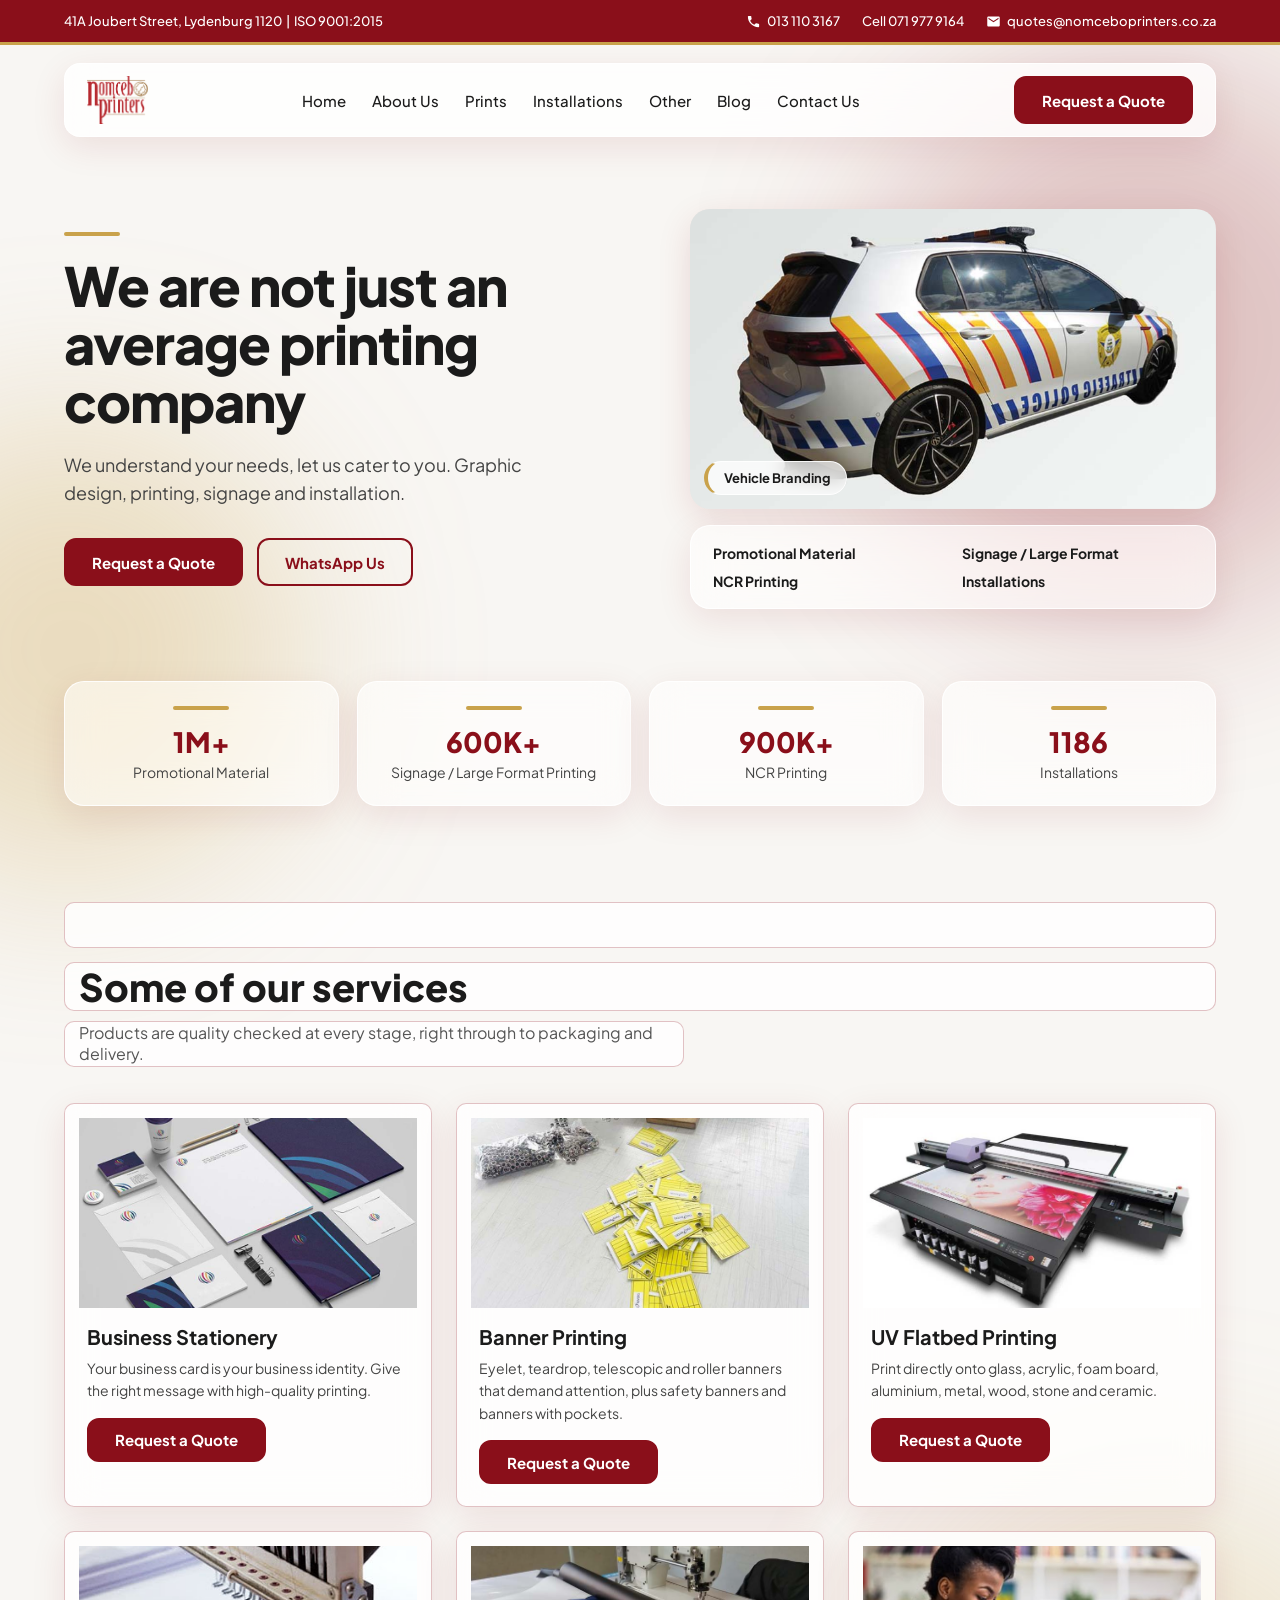
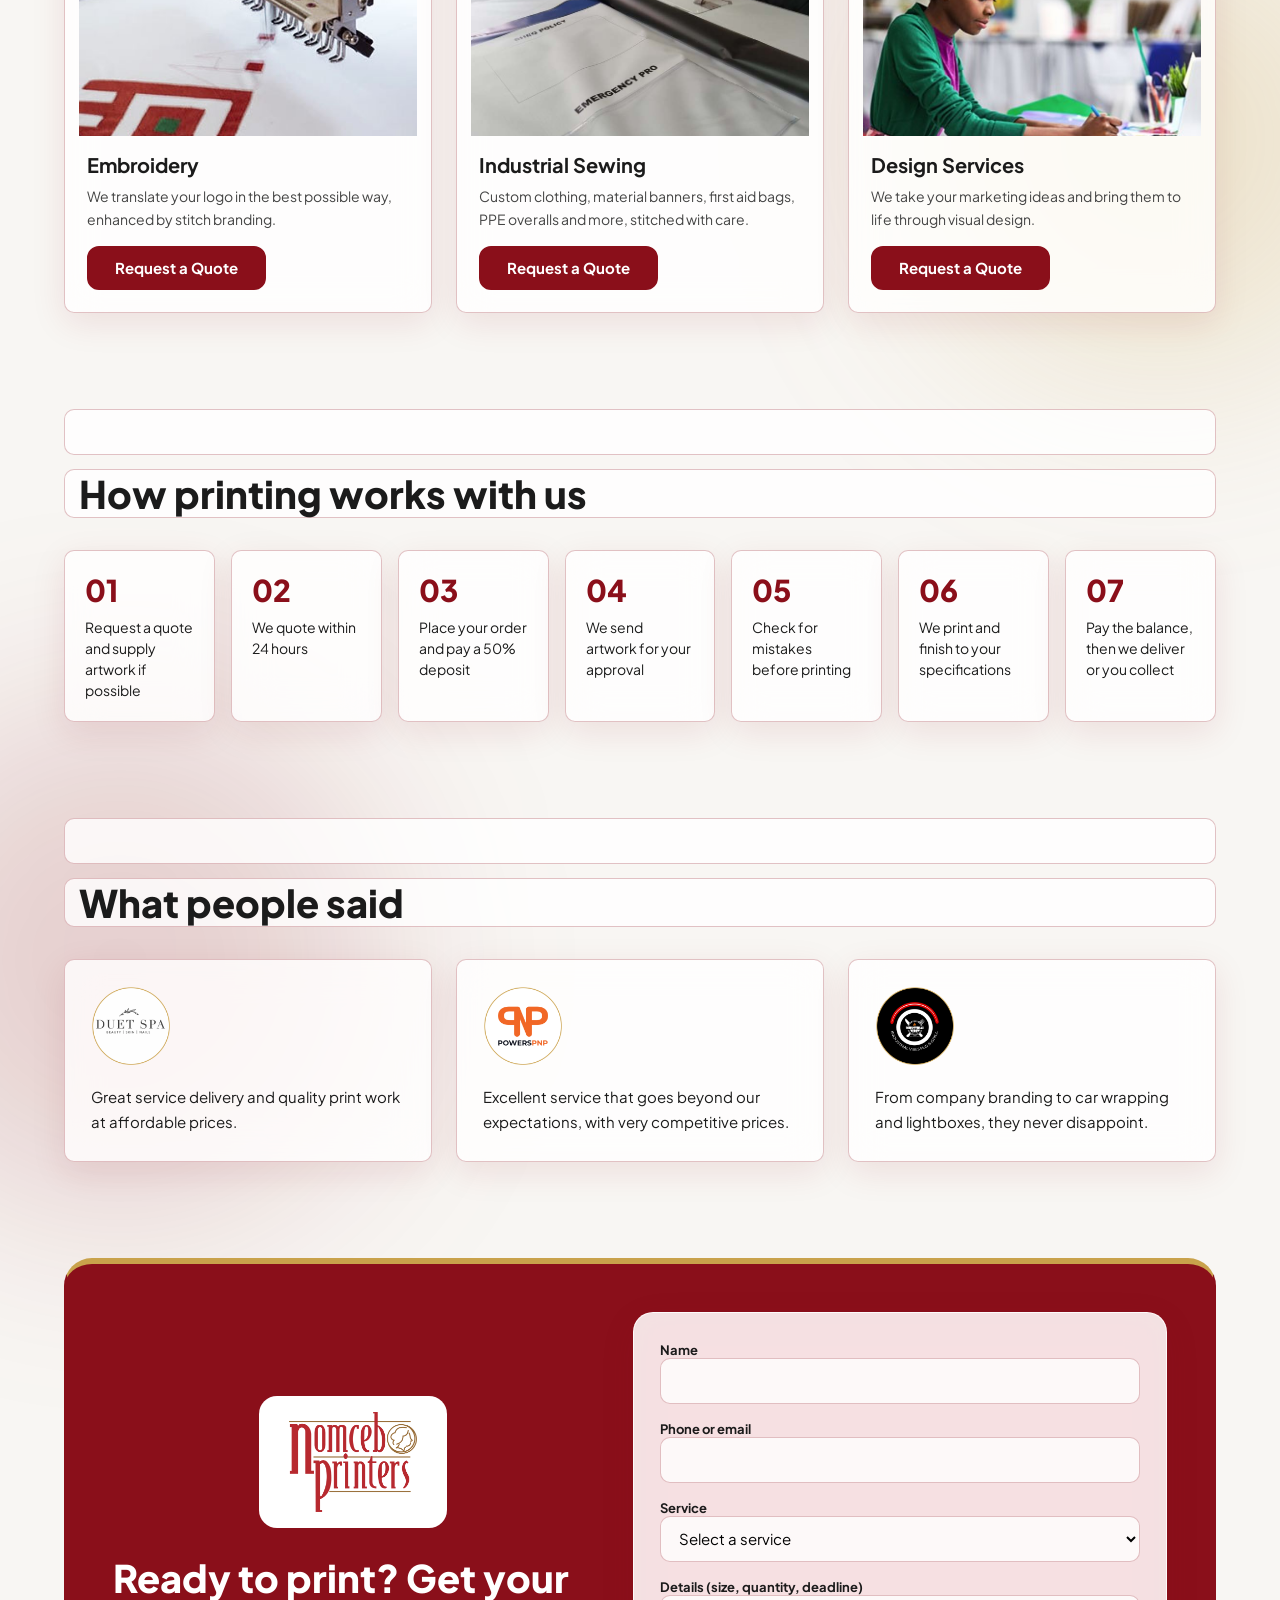
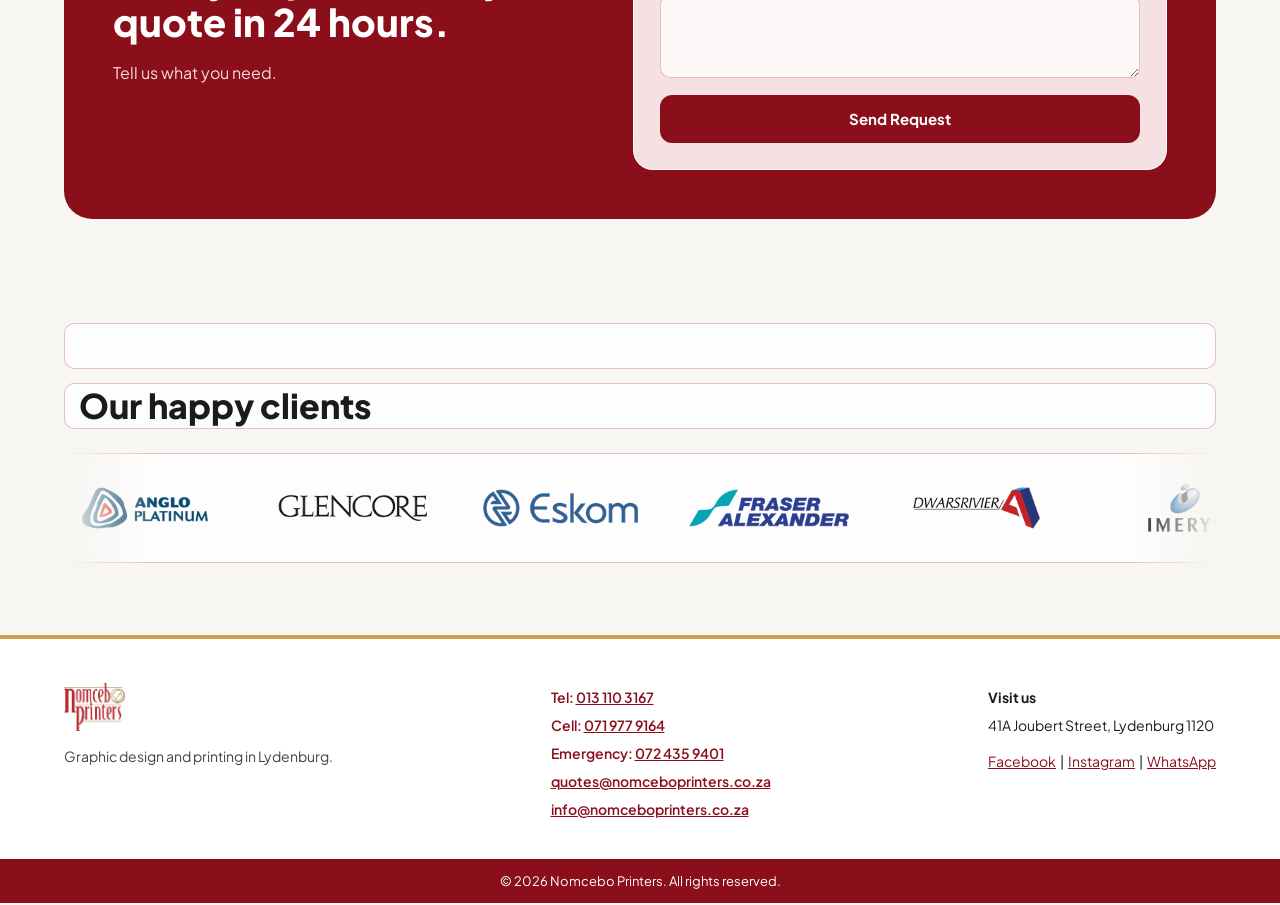
<file: public/index.html>
<!doctype html>
<html lang="en">
<head>
<meta charset="utf-8">
<meta name="viewport" content="width=device-width, initial-scale=1">
<title>Nomcebo Printers - Home for All Your Printing Needs</title>
<meta name="description" content="Nomcebo Printers provides high quality custom printing, signage and installation services for individuals and businesses in Lydenburg, Mpumalanga and Limpopo.">
<link rel="icon" href="assets/cropped-favicon-270x270.png">
<link rel="preconnect" href="https://fonts.googleapis.com">
<link href="https://fonts.googleapis.com/css2?family=Plus+Jakarta+Sans:wght@400;500;700;800&display=swap" rel="stylesheet">
<link rel="stylesheet" href="style.css">
<script>document.documentElement.classList.add('js')</script>
</head>
<body>
<div id="top" style="position:relative;overflow-x:clip">

<div style="position:absolute;top:60px;right:-140px;width:560px;height:560px;border-radius:50%;background:rgba(138,15,26,.22);filter:blur(90px)"></div>
<div style="position:absolute;top:420px;left:-160px;width:460px;height:460px;border-radius:50%;background:rgba(201,162,75,.30);filter:blur(90px)"></div>
<div style="position:absolute;top:1500px;right:-120px;width:480px;height:480px;border-radius:50%;background:rgba(201,162,75,.22);filter:blur(100px)"></div>
<div style="position:absolute;top:2300px;left:-140px;width:520px;height:520px;border-radius:50%;background:rgba(138,15,26,.16);filter:blur(100px)"></div>

<div style="position:relative">
<div class="topbar"><div class="wrap tb"><span class="tb-info">41A Joubert Street, Lydenburg 1120 &nbsp;|&nbsp; ISO 9001:2015</span><span class="tb-contact"><a href="tel:0131103167"><svg viewBox="0 0 24 24" aria-hidden="true"><path d="M6.62 10.79c1.44 2.83 3.76 5.14 6.59 6.59l2.2-2.2c.27-.27.67-.36 1.02-.24 1.12.37 2.33.57 3.57.57.55 0 1 .45 1 1V20c0 .55-.45 1-1 1-9.39 0-17-7.61-17-17 0-.55.45-1 1-1h3.5c.55 0 1 .45 1 1 0 1.25.2 2.45.57 3.57.11.35.03.74-.25 1.02l-2.2 2.2z"/></svg>013 110 3167</a><a class="tb-m" href="tel:0719779164">Cell 071 977 9164</a><a href="mailto:quotes@nomceboprinters.co.za"><svg viewBox="0 0 24 24" aria-hidden="true"><path d="M20 4H4c-1.1 0-2 .9-2 2v12c0 1.1.9 2 2 2h16c1.1 0 2-.9 2-2V6c0-1.1-.9-2-2-2zm0 4l-8 5-8-5V6l8 5 8-5v2z"/></svg>quotes@nomceboprinters.co.za</a></span></div><div class="tb-line"></div></div>

<div class="wrap nav" style="padding-top:18px">
<div class="g" style="display:flex;align-items:center;justify-content:space-between;gap:20px;padding:12px 22px;border-radius:16px">
<a href="index.html"><img src="assets/nomceb-logo.png" alt="Nomcebo Printers logo" style="width:170px;height:48px;display:block;object-fit:contain;width:auto"></a>
<input type="checkbox" id="mt" style="position:absolute;opacity:0;width:0;height:0"><label for="mt" class="menu-btn" role="button" aria-label="Menu"><svg viewBox="0 0 24 24" width="30" height="30" fill="none" stroke="currentColor" stroke-width="2.6" stroke-linecap="round" aria-hidden="true"><path d="M4 7h16M4 12h16M4 17h16"/></svg></label><div class="links" style="display:flex;gap:26px;flex-wrap:wrap"><a class="l" href="index.html">Home</a><a class="l" href="about.html">About Us</a><a class="l" href="prints.html">Prints</a><a class="l" href="installations.html">Installations</a><a class="l" href="other.html">Other</a><a class="l" href="blog.html">Blog</a><a class="l" href="contact.html">Contact Us</a><a class="btn navbtn" href="contact.html#quote">Request a Quote</a></div><a class="btn navbtn-d" href="contact.html#quote">Request a Quote</a>
</div>
</div>

<div class="wrap hero" style="display:flex;align-items:center;gap:48px;padding-top:72px;padding-bottom:72px">
<div style="flex:1.1">
<div class="strip" style="margin-bottom:20px"></div>
<h1 style="font-size:54px;line-height:1.08;font-weight:800;letter-spacing:-1px">We are not just an average printing company</h1>
<p style="margin-top:20px;font-size:18px;line-height:1.6;color:#444;max-width:520px">We understand your needs, let us cater to you. Graphic design, printing, signage and installation.</p>
<div style="display:flex;flex-wrap:wrap;gap:14px;margin-top:30px">
<a class="btn" href="#quote">Request a Quote</a>
<a class="btn btn2" href="https://wa.me/27719779164" target="_blank" rel="noopener">WhatsApp Us</a>
</div>
</div>
<div style="flex:1;display:flex;flex-direction:column;gap:16px;min-width:0">
<div class="show" id="show" data-slides="Business-Stationary-img.jpg|Business Stationery,Banner-Printing-img.jpg|Banner Printing,Flatbed-printer.jpg|UV Flatbed Printing,ncr-Printing-img.jpg|NCR Book Printing,t-shirt-Printing-img.jpg|T-Shirt Printing,Vehicle-Branding-2-img.jpg|Vehicle Branding,Signboard-installations-img.jpg|Signboard Installations,Lightbox-installation-img.jpg|Lightbox Installations,canvas-img.jpg|Canvas,mug-printing-img-2.jpg|Mug Printing,Board-installation-img.jpg|Board Installation"><img src="assets/Flatbed-printer.jpg" alt="UV flatbed printing at Nomcebo Printers"></div>
<div class="g" style="padding:18px 22px;display:grid;grid-template-columns:1fr 1fr;gap:10px 18px;font-weight:700;font-size:14px">
<span>Promotional Material</span><span>Signage / Large Format</span><span>NCR Printing</span><span>Installations</span>
</div>
</div>
</div>

<div class="wrap">
<div class="grid" style="grid-template-columns:repeat(auto-fit,minmax(240px,1fr));gap:18px">
<div class="g" style="padding:24px;text-align:center"><div class="strip" style="margin:0 auto 14px"></div><div style="font-size:28px;font-weight:800;color:#8A0F1A">1M+</div><p style="font-size:14px;color:#444;margin-top:4px">Promotional Material</p></div>
<div class="g" style="padding:24px;text-align:center"><div class="strip" style="margin:0 auto 14px"></div><div style="font-size:28px;font-weight:800;color:#8A0F1A">600K+</div><p style="font-size:14px;color:#444;margin-top:4px">Signage / Large Format
Printing</p></div>
<div class="g" style="padding:24px;text-align:center"><div class="strip" style="margin:0 auto 14px"></div><div style="font-size:28px;font-weight:800;color:#8A0F1A">900K+</div><p style="font-size:14px;color:#444;margin-top:4px">NCR Printing</p></div>
<div class="g" style="padding:24px;text-align:center"><div class="strip" style="margin:0 auto 14px"></div><div style="font-size:28px;font-weight:800;color:#8A0F1A">1186</div><p style="font-size:14px;color:#444;margin-top:4px">Installations</p></div>
</div>
</div> 

<div id="services" class="wrap" style="padding-top:96px">
<div class="strip"></div>
<h2 style="font-size:38px;font-weight:800;margin-top:14px">Some of our services</h2>
<p style="margin-top:10px;color:#555;font-size:16px;max-width:620px">Products are quality checked at every stage, right through to packaging and delivery.</p>
<div class="grid" style="margin-top:36px">
<div class="g card" style="padding:14px"><img src="assets/Business-Stationary-img.jpg" alt="Business Stationary img" style="height:190px;display:block;object-fit:cover;width:100%"><div style="padding:16px 8px 8px"><h3 style="font-size:20px;font-weight:700">Business Stationery</h3><p style="margin-top:8px;font-size:14px;line-height:1.6;color:#444">Your business card is your business identity. Give the right message with high-quality printing.</p><a class="btn" href="#quote" style="margin-top:16px;min-height:44px">Request a Quote</a></div></div>
<div class="g card" style="padding:14px"><img src="assets/Banner-Printing-img.jpg" alt="Banner Printing img" style="height:190px;display:block;object-fit:cover;width:100%"><div style="padding:16px 8px 8px"><h3 style="font-size:20px;font-weight:700">Banner Printing</h3><p style="margin-top:8px;font-size:14px;line-height:1.6;color:#444">Eyelet, teardrop, telescopic and roller banners that demand attention, plus safety banners and banners with pockets.</p><a class="btn" href="#quote" style="margin-top:16px;min-height:44px">Request a Quote</a></div></div>
<div class="g card" style="padding:14px"><img src="assets/Flatbed-printer.jpg" alt="Flatbed printer" style="height:190px;display:block;object-fit:cover;width:100%"><div style="padding:16px 8px 8px"><h3 style="font-size:20px;font-weight:700">UV Flatbed Printing</h3><p style="margin-top:8px;font-size:14px;line-height:1.6;color:#444">Print directly onto glass, acrylic, foam board, aluminium, metal, wood, stone and ceramic.</p><a class="btn" href="#quote" style="margin-top:16px;min-height:44px">Request a Quote</a></div></div>
<div class="g card" style="padding:14px"><img src="assets/blocks-img.jpg" alt="blocks img" style="height:190px;display:block;object-fit:cover;width:100%"><div style="padding:16px 8px 8px"><h3 style="font-size:20px;font-weight:700">Embroidery</h3><p style="margin-top:8px;font-size:14px;line-height:1.6;color:#444">We translate your logo in the best possible way, enhanced by stitch branding.</p><a class="btn" href="#quote" style="margin-top:16px;min-height:44px">Request a Quote</a></div></div>
<div class="g card" style="padding:14px"><img src="assets/industrial-printing1.jpg" alt="industrial printing1" style="height:190px;display:block;object-fit:cover;width:100%"><div style="padding:16px 8px 8px"><h3 style="font-size:20px;font-weight:700">Industrial Sewing</h3><p style="margin-top:8px;font-size:14px;line-height:1.6;color:#444">Custom clothing, material banners, first aid bags, PPE overalls and more, stitched with care.</p><a class="btn" href="#quote" style="margin-top:16px;min-height:44px">Request a Quote</a></div></div>
<div class="g card" style="padding:14px"><img src="assets/blocks-img03.jpg" alt="blocks img03" style="height:190px;display:block;object-fit:cover;width:100%"><div style="padding:16px 8px 8px"><h3 style="font-size:20px;font-weight:700">Design Services</h3><p style="margin-top:8px;font-size:14px;line-height:1.6;color:#444">We take your marketing ideas and bring them to life through visual design.</p><a class="btn" href="#quote" style="margin-top:16px;min-height:44px">Request a Quote</a></div></div>
</div>
</div>

<div id="process" class="wrap" style="padding-top:96px">
<div class="strip"></div>
<h2 style="font-size:38px;font-weight:800;margin-top:14px">How printing works with us</h2>
<div class="grid" style="grid-template-columns:repeat(auto-fit,minmax(150px,1fr));gap:16px;margin-top:32px">
<div class="g" style="padding:20px"><div style="font-size:30px;font-weight:800;color:#8A0F1A">01</div><p style="margin-top:8px;font-size:14px;line-height:1.5">Request a quote and supply artwork if possible</p></div>
<div class="g" style="padding:20px"><div style="font-size:30px;font-weight:800;color:#8A0F1A">02</div><p style="margin-top:8px;font-size:14px;line-height:1.5">We quote within 24 hours</p></div>
<div class="g" style="padding:20px"><div style="font-size:30px;font-weight:800;color:#8A0F1A">03</div><p style="margin-top:8px;font-size:14px;line-height:1.5">Place your order and pay a 50% deposit</p></div>
<div class="g" style="padding:20px"><div style="font-size:30px;font-weight:800;color:#8A0F1A">04</div><p style="margin-top:8px;font-size:14px;line-height:1.5">We send artwork for your approval</p></div>
<div class="g" style="padding:20px"><div style="font-size:30px;font-weight:800;color:#8A0F1A">05</div><p style="margin-top:8px;font-size:14px;line-height:1.5">Check for mistakes before printing</p></div>
<div class="g" style="padding:20px"><div style="font-size:30px;font-weight:800;color:#8A0F1A">06</div><p style="margin-top:8px;font-size:14px;line-height:1.5">We print and finish to your specifications</p></div>
<div class="g" style="padding:20px"><div style="font-size:30px;font-weight:800;color:#8A0F1A">07</div><p style="margin-top:8px;font-size:14px;line-height:1.5">Pay the balance, then we deliver or you collect</p></div>
</div>
</div>

<div id="reviews" class="wrap" style="padding-top:96px">
<div class="strip"></div>
<h2 style="font-size:38px;font-weight:800;margin-top:14px">What people said</h2>
<div class="grid" style="margin-top:32px">
<div class="g" style="padding:26px"><img src="assets/Duet-Spa-1-150x150.png" alt="Duet Spa 1 150x150" style="width:80px;height:80px;border-radius:50%;display:block;object-fit:cover"><p style="margin-top:18px;line-height:1.7;font-size:15px">Great service delivery and quality print work at affordable prices.</p></div>
<div class="g" style="padding:26px"><img src="assets/Powerspnp-1-150x150.png" alt="Powerspnp 1 150x150" style="width:80px;height:80px;border-radius:50%;display:block;object-fit:cover"><p style="margin-top:18px;line-height:1.7;font-size:15px">Excellent service that goes beyond our expectations, with very competitive prices.</p></div>
<div class="g" style="padding:26px"><img src="assets/Industrial-Vibes-1-150x150.png" alt="Industrial Vibes 1 150x150" style="width:80px;height:80px;border-radius:50%;display:block;object-fit:cover"><p style="margin-top:18px;line-height:1.7;font-size:15px">From company branding to car wrapping and lightboxes, they never disappoint.</p></div>
</div>
</div>

<div id="quote" class="wrap" style="padding-top:96px;padding-bottom:96px">
<div class="qband" style="background:#8A0F1A;border-radius:28px;padding:48px;display:flex;flex-wrap:wrap;gap:40px;align-items:center;border-top:6px solid #C9A24B">
<div style="flex:1;min-width:280px;color:#fff">
<div style="display:flex;justify-content:center;margin-bottom:28px"><div style="background:#fff;border-radius:18px;padding:16px 30px"><img src="assets/nomceb-logo.png" alt="Nomcebo Printers logo" style="display:block;height:100px;width:auto;max-width:100%"></div></div><h2 style="font-size:38px;font-weight:800;line-height:1.15">Ready to print? Get your quote in 24 hours.</h2>
<p style="margin-top:16px;font-size:16px;line-height:1.6;color:#F5DADD">Tell us what you need.</p>
</div>
<form class="g" method="post" action="quote.php" style="flex:1;min-width:300px;padding:26px;display:flex;flex-direction:column;gap:14px;background:rgba(255,255,255,.88)"><p id="msg" role="status" style="display:none;font-weight:700"></p>
<div><label for="qn" style="font-size:13px;font-weight:700">Name</label><input id="qn" name="name" class="in" type="text" required autocomplete="name"></div>
<div><label for="qp" style="font-size:13px;font-weight:700">Phone or email</label><input id="qp" name="contact" class="in" type="text" required></div>
<div><label for="qs" style="font-size:13px;font-weight:700">Service</label><select id="qs" name="service" class="in" required><option value="" selected disabled>Select a service</option><optgroup label="Printing"><option>Business Stationery</option><option>Banner Printing</option><option>NCR Book Printing</option><option>Calendars and Diaries</option><option>T-Shirt Printing</option><option>Mug Printing</option><option>Baby Shower Invitations</option><option>Wedding Invitations</option><option>UV Flatbed Printing</option></optgroup><optgroup label="Signage and Installations"><option>Board Installation</option><option>Fence Board Installation</option><option>Lightbox Installation</option><option>Signboard Installations</option><option>Vehicle Branding</option></optgroup><optgroup label="Sewing and Finishing"><option>Embroidery</option><option>Industrial Sewing</option><option>Bench Making</option><option>Book Binding</option><option>Canvas</option></optgroup><optgroup label="Design"><option>Design Services</option></optgroup><option>Other (describe below)</option></select></div>
<div><label for="qd" style="font-size:13px;font-weight:700">Details (size, quantity, deadline)</label><textarea id="qd" name="details" class="in" rows="3" style="padding:12px 14px;resize:vertical"></textarea></div>
<input type="text" name="website" tabindex="-1" autocomplete="off" style="position:absolute;left:-9999px" aria-hidden="true">
<button class="btn" type="submit" style="width:100%">Send Request</button>
</form>
</div>
</div>

<div class="wrap" style="padding-top:8px;padding-bottom:72px"><div class="strip"></div><h2 style="font-size:34px;font-weight:800;margin-top:14px">Our happy clients</h2><div class="g belt" style="margin-top:24px;padding:22px 0"><div class="tr"><img src="assets/footer-icons1.png" alt="Client logo 1" loading="lazy"><img src="assets/footer-icons02.png" alt="Client logo 2" loading="lazy"><img src="assets/footer-icons03.png" alt="Client logo 3" loading="lazy"><img src="assets/footer-icons04.png" alt="Client logo 4" loading="lazy"><img src="assets/footer-icons05.png" alt="Client logo 5" loading="lazy"><img src="assets/footer-icons06.png" alt="Client logo 6" loading="lazy"><img src="assets/footer-icons07.png" alt="Client logo 7" loading="lazy"><img src="assets/footer-icons08.png" alt="Client logo 8" loading="lazy"><img src="assets/footer-icons09.png" alt="Client logo 9" loading="lazy"><img src="assets/footer-icons10.png" alt="Client logo 10" loading="lazy"><img src="assets/footer-icons11.png" alt="Client logo 11" loading="lazy"><img src="assets/footer-icons12.png" alt="Client logo 12" loading="lazy"><img src="assets/footer-icons13.png" alt="Client logo 13" loading="lazy"><img src="assets/footer-icons14.png" alt="Client logo 14" loading="lazy"><img src="assets/footer-icons15.png" alt="Client logo 15" loading="lazy"><img src="assets/footer-icons1.png" alt="" aria-hidden="true" loading="lazy"><img src="assets/footer-icons02.png" alt="" aria-hidden="true" loading="lazy"><img src="assets/footer-icons03.png" alt="" aria-hidden="true" loading="lazy"><img src="assets/footer-icons04.png" alt="" aria-hidden="true" loading="lazy"><img src="assets/footer-icons05.png" alt="" aria-hidden="true" loading="lazy"><img src="assets/footer-icons06.png" alt="" aria-hidden="true" loading="lazy"><img src="assets/footer-icons07.png" alt="" aria-hidden="true" loading="lazy"><img src="assets/footer-icons08.png" alt="" aria-hidden="true" loading="lazy"><img src="assets/footer-icons09.png" alt="" aria-hidden="true" loading="lazy"><img src="assets/footer-icons10.png" alt="" aria-hidden="true" loading="lazy"><img src="assets/footer-icons11.png" alt="" aria-hidden="true" loading="lazy"><img src="assets/footer-icons12.png" alt="" aria-hidden="true" loading="lazy"><img src="assets/footer-icons13.png" alt="" aria-hidden="true" loading="lazy"><img src="assets/footer-icons14.png" alt="" aria-hidden="true" loading="lazy"><img src="assets/footer-icons15.png" alt="" aria-hidden="true" loading="lazy"></div></div></div>
<div style="background:#fff;border-top:4px solid #C9A24B">
<div class="wrap" style="padding-top:44px;padding-bottom:36px;display:flex;flex-wrap:wrap;gap:36px;justify-content:space-between">
<div style="max-width:300px"><img src="assets/nomceb-logo.png" alt="Nomcebo Printers logo" style="width:170px;height:48px;display:block;object-fit:contain;width:auto"><p style="margin-top:14px;font-size:14px;line-height:1.6;color:#444">Graphic design and printing in Lydenburg.</p></div>
<div style="font-size:14px;line-height:2;color:#8A0F1A;font-weight:600">
<div>Tel: <a href="tel:0131103167">013 110 3167</a></div><div>Cell: <a href="tel:0719779164">071 977 9164</a></div><div>Emergency: <a href="tel:0724359401">072 435 9401</a></div><div><a href="mailto:quotes@nomceboprinters.co.za">quotes@nomceboprinters.co.za</a></div><div><a href="mailto:info@nomceboprinters.co.za">info@nomceboprinters.co.za</a></div>
</div>
<div style="font-size:14px;line-height:2"><div style="font-weight:700">Visit us</div><div>41A Joubert Street, Lydenburg 1120</div><div style="margin-top:8px"><a href="https://www.facebook.com/NomceboPrintersOfficial" target="_blank" rel="noopener">Facebook</a> &nbsp;|&nbsp; <a href="https://www.instagram.com/nomceboprinters/" target="_blank" rel="noopener">Instagram</a> &nbsp;|&nbsp; <a href="https://wa.me/27719779164" target="_blank" rel="noopener">WhatsApp</a></div></div>
</div>
<div style="background:#8A0F1A;color:#fff;text-align:center;font-size:13px;padding:14px">&copy; 2026 Nomcebo Printers. All rights reserved.</div>
</div>
</div>
</div>
<script>
(function(){var p=new URLSearchParams(location.search),m=document.getElementById('msg');if(!m)return;
if(p.has('sent')){m.textContent='Thank you! We will quote within 24 hours.';m.style.color='#1B5E20';m.style.display='block';}
else if(p.has('error')){m.textContent='Sorry, something went wrong. Please call 013 110 3167.';m.style.color='#8A0F1A';m.style.display='block';}})();
</script>
<script src="site.js" defer></script>
</body>
</html>
</file>
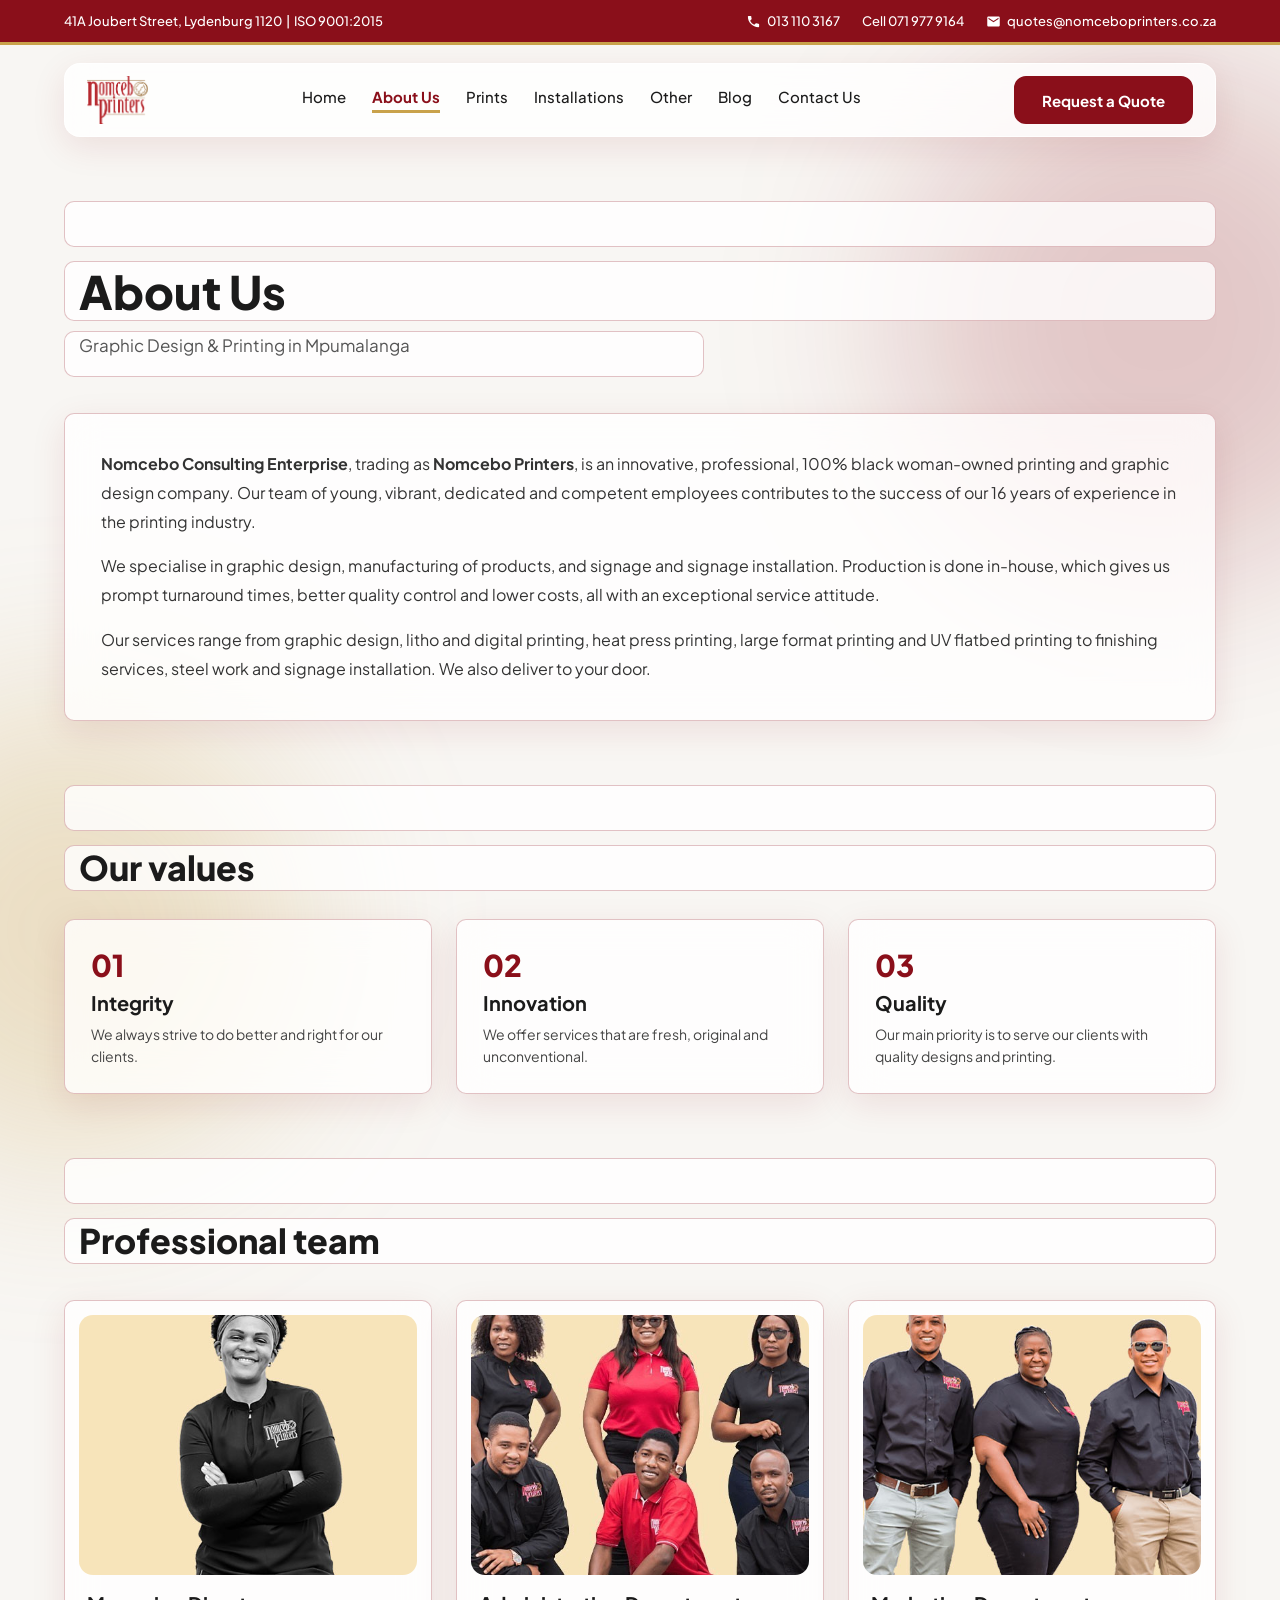
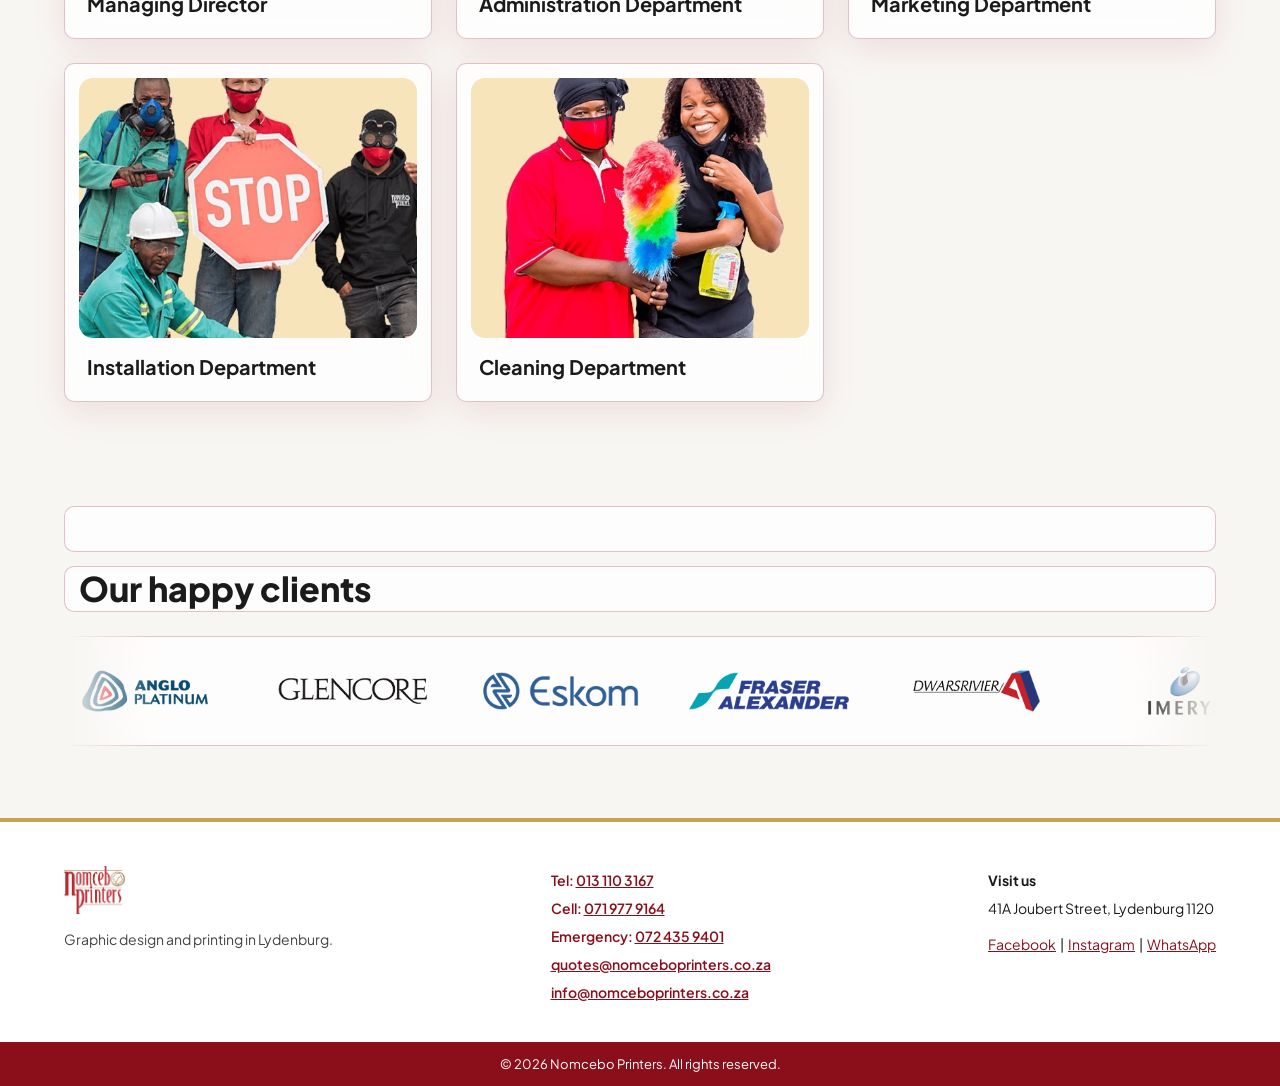
<file: public/about.html>
<!doctype html>
<html lang="en">
<head>
<meta charset="utf-8">
<meta name="viewport" content="width=device-width, initial-scale=1">
<title>About Us | Nomcebo Printers</title>
<meta name="description" content="Nomcebo Printers is a 100% black woman-owned printing and graphic design company in Lydenburg with 16 years of experience.">
<link rel="icon" href="assets/cropped-favicon-270x270.png">
<link rel="preconnect" href="https://fonts.googleapis.com">
<link href="https://fonts.googleapis.com/css2?family=Plus+Jakarta+Sans:wght@400;500;700;800&display=swap" rel="stylesheet">
<link rel="stylesheet" href="style.css">
<script>document.documentElement.classList.add('js')</script>
</head>
<body>
<div id="top" style="position:relative;overflow-x:clip"><div style="position:absolute;top:60px;right:-140px;width:520px;height:520px;border-radius:50%;background:rgba(138,15,26,.20);filter:blur(90px)"></div><div style="position:absolute;top:700px;left:-160px;width:460px;height:460px;border-radius:50%;background:rgba(201,162,75,.28);filter:blur(90px)"></div><div style="position:relative">
<div class="topbar"><div class="wrap tb"><span class="tb-info">41A Joubert Street, Lydenburg 1120 &nbsp;|&nbsp; ISO 9001:2015</span><span class="tb-contact"><a href="tel:0131103167"><svg viewBox="0 0 24 24" aria-hidden="true"><path d="M6.62 10.79c1.44 2.83 3.76 5.14 6.59 6.59l2.2-2.2c.27-.27.67-.36 1.02-.24 1.12.37 2.33.57 3.57.57.55 0 1 .45 1 1V20c0 .55-.45 1-1 1-9.39 0-17-7.61-17-17 0-.55.45-1 1-1h3.5c.55 0 1 .45 1 1 0 1.25.2 2.45.57 3.57.11.35.03.74-.25 1.02l-2.2 2.2z"/></svg>013 110 3167</a><a class="tb-m" href="tel:0719779164">Cell 071 977 9164</a><a href="mailto:quotes@nomceboprinters.co.za"><svg viewBox="0 0 24 24" aria-hidden="true"><path d="M20 4H4c-1.1 0-2 .9-2 2v12c0 1.1.9 2 2 2h16c1.1 0 2-.9 2-2V6c0-1.1-.9-2-2-2zm0 4l-8 5-8-5V6l8 5 8-5v2z"/></svg>quotes@nomceboprinters.co.za</a></span></div><div class="tb-line"></div></div>

<div class="wrap nav" style="padding-top:18px">
<div class="g" style="display:flex;align-items:center;justify-content:space-between;gap:20px;padding:12px 22px;border-radius:16px">
<a href="index.html"><img src="assets/nomceb-logo.png" alt="Nomcebo Printers logo" style="width:170px;height:48px;display:block;object-fit:contain;width:auto"></a>
<input type="checkbox" id="mt" style="position:absolute;opacity:0;width:0;height:0"><label for="mt" class="menu-btn" role="button" aria-label="Menu"><svg viewBox="0 0 24 24" width="30" height="30" fill="none" stroke="currentColor" stroke-width="2.6" stroke-linecap="round" aria-hidden="true"><path d="M4 7h16M4 12h16M4 17h16"/></svg></label><div class="links" style="display:flex;gap:26px;flex-wrap:wrap"><a class="l" href="index.html">Home</a><a class="l on" href="about.html" aria-current="page" style="color:#8A0F1A">About Us</a><a class="l" href="prints.html">Prints</a><a class="l" href="installations.html">Installations</a><a class="l" href="other.html">Other</a><a class="l" href="blog.html">Blog</a><a class="l" href="contact.html">Contact Us</a><a class="btn navbtn" href="contact.html#quote">Request a Quote</a></div><a class="btn navbtn-d" href="contact.html#quote">Request a Quote</a>
</div>
</div>

<div class="wrap" style="padding-top:64px"><div class="strip"></div><h1 style="font-size:46px;font-weight:800;margin-top:14px">About Us</h1><p style="margin-top:10px;color:#555;font-size:17px;max-width:640px;line-height:1.6">Graphic Design &amp; Printing in Mpumalanga</p></div><div class="wrap" style="padding-top:36px"><div class="g" style="padding:36px;line-height:1.8;font-size:16px;color:#333"><p><strong>Nomcebo Consulting Enterprise</strong>, trading as <strong>Nomcebo Printers</strong>, is an innovative, professional, 100% black woman-owned printing and graphic design company. Our team of young, vibrant, dedicated and competent employees contributes to the success of our 16 years of experience in the printing industry.</p><p style="margin-top:16px">We specialise in graphic design, manufacturing of products, and signage and signage installation. Production is done in-house, which gives us prompt turnaround times, better quality control and lower costs, all with an exceptional service attitude.</p><p style="margin-top:16px">Our services range from graphic design, litho and digital printing, heat press printing, large format printing and UV flatbed printing to finishing services, steel work and signage installation. We also deliver to your door.</p></div></div>
<div class="wrap" style="padding-top:64px"><div class="strip"></div><h2 style="font-size:34px;font-weight:800;margin-top:14px">Our values</h2><div class="grid" style="margin-top:28px"><div class="g" style="padding:26px"><div style="font-size:30px;font-weight:800;color:#8A0F1A">01</div><h3 style="font-size:20px;margin-top:6px">Integrity</h3><p style="margin-top:8px;font-size:14px;line-height:1.6;color:#444">We always strive to do better and right for our clients.</p></div><div class="g" style="padding:26px"><div style="font-size:30px;font-weight:800;color:#8A0F1A">02</div><h3 style="font-size:20px;margin-top:6px">Innovation</h3><p style="margin-top:8px;font-size:14px;line-height:1.6;color:#444">We offer services that are fresh, original and unconventional.</p></div><div class="g" style="padding:26px"><div style="font-size:30px;font-weight:800;color:#8A0F1A">03</div><h3 style="font-size:20px;margin-top:6px">Quality</h3><p style="margin-top:8px;font-size:14px;line-height:1.6;color:#444">Our main priority is to serve our clients with quality designs and printing.</p></div></div></div>
<div class="wrap" style="padding-top:64px"><div class="strip"></div><h2 style="font-size:34px;font-weight:800;margin-top:14px">Professional team</h2></div><div class="wrap" style="padding-top:36px;padding-bottom:96px"><div class="grid "><div class="g card pc team"><img src="assets/nomcebo-1.jpg" alt="Managing Director" loading="lazy"><div class="b"><h3>Managing Director</h3></div></div><div class="g card pc team"><img src="assets/admin.jpg" alt="Administration Department" loading="lazy"><div class="b"><h3>Administration Department</h3></div></div><div class="g card pc team"><img src="assets/marketing.jpg" alt="Marketing Department" loading="lazy"><div class="b"><h3>Marketing Department</h3></div></div><div class="g card pc team"><img src="assets/installation.jpg" alt="Installation Department" loading="lazy"><div class="b"><h3>Installation Department</h3></div></div><div class="g card pc team"><img src="assets/cleaning.jpg" alt="Cleaning Department" loading="lazy"><div class="b"><h3>Cleaning Department</h3></div></div></div></div>
<div class="wrap" style="padding-top:8px;padding-bottom:72px"><div class="strip"></div><h2 style="font-size:34px;font-weight:800;margin-top:14px">Our happy clients</h2><div class="g belt" style="margin-top:24px;padding:22px 0"><div class="tr"><img src="assets/footer-icons1.png" alt="Client logo 1" loading="lazy"><img src="assets/footer-icons02.png" alt="Client logo 2" loading="lazy"><img src="assets/footer-icons03.png" alt="Client logo 3" loading="lazy"><img src="assets/footer-icons04.png" alt="Client logo 4" loading="lazy"><img src="assets/footer-icons05.png" alt="Client logo 5" loading="lazy"><img src="assets/footer-icons06.png" alt="Client logo 6" loading="lazy"><img src="assets/footer-icons07.png" alt="Client logo 7" loading="lazy"><img src="assets/footer-icons08.png" alt="Client logo 8" loading="lazy"><img src="assets/footer-icons09.png" alt="Client logo 9" loading="lazy"><img src="assets/footer-icons10.png" alt="Client logo 10" loading="lazy"><img src="assets/footer-icons11.png" alt="Client logo 11" loading="lazy"><img src="assets/footer-icons12.png" alt="Client logo 12" loading="lazy"><img src="assets/footer-icons13.png" alt="Client logo 13" loading="lazy"><img src="assets/footer-icons14.png" alt="Client logo 14" loading="lazy"><img src="assets/footer-icons15.png" alt="Client logo 15" loading="lazy"><img src="assets/footer-icons1.png" alt="" aria-hidden="true" loading="lazy"><img src="assets/footer-icons02.png" alt="" aria-hidden="true" loading="lazy"><img src="assets/footer-icons03.png" alt="" aria-hidden="true" loading="lazy"><img src="assets/footer-icons04.png" alt="" aria-hidden="true" loading="lazy"><img src="assets/footer-icons05.png" alt="" aria-hidden="true" loading="lazy"><img src="assets/footer-icons06.png" alt="" aria-hidden="true" loading="lazy"><img src="assets/footer-icons07.png" alt="" aria-hidden="true" loading="lazy"><img src="assets/footer-icons08.png" alt="" aria-hidden="true" loading="lazy"><img src="assets/footer-icons09.png" alt="" aria-hidden="true" loading="lazy"><img src="assets/footer-icons10.png" alt="" aria-hidden="true" loading="lazy"><img src="assets/footer-icons11.png" alt="" aria-hidden="true" loading="lazy"><img src="assets/footer-icons12.png" alt="" aria-hidden="true" loading="lazy"><img src="assets/footer-icons13.png" alt="" aria-hidden="true" loading="lazy"><img src="assets/footer-icons14.png" alt="" aria-hidden="true" loading="lazy"><img src="assets/footer-icons15.png" alt="" aria-hidden="true" loading="lazy"></div></div></div>
<div style="background:#fff;border-top:4px solid #C9A24B">
<div class="wrap" style="padding-top:44px;padding-bottom:36px;display:flex;flex-wrap:wrap;gap:36px;justify-content:space-between">
<div style="max-width:300px"><img src="assets/nomceb-logo.png" alt="Nomcebo Printers logo" style="width:170px;height:48px;display:block;object-fit:contain;width:auto"><p style="margin-top:14px;font-size:14px;line-height:1.6;color:#444">Graphic design and printing in Lydenburg.</p></div>
<div style="font-size:14px;line-height:2;color:#8A0F1A;font-weight:600">
<div>Tel: <a href="tel:0131103167">013 110 3167</a></div><div>Cell: <a href="tel:0719779164">071 977 9164</a></div><div>Emergency: <a href="tel:0724359401">072 435 9401</a></div><div><a href="mailto:quotes@nomceboprinters.co.za">quotes@nomceboprinters.co.za</a></div><div><a href="mailto:info@nomceboprinters.co.za">info@nomceboprinters.co.za</a></div>
</div>
<div style="font-size:14px;line-height:2"><div style="font-weight:700">Visit us</div><div>41A Joubert Street, Lydenburg 1120</div><div style="margin-top:8px"><a href="https://www.facebook.com/NomceboPrintersOfficial" target="_blank" rel="noopener">Facebook</a> &nbsp;|&nbsp; <a href="https://www.instagram.com/nomceboprinters/" target="_blank" rel="noopener">Instagram</a> &nbsp;|&nbsp; <a href="https://wa.me/27719779164" target="_blank" rel="noopener">WhatsApp</a></div></div>
</div>
<div style="background:#8A0F1A;color:#fff;text-align:center;font-size:13px;padding:14px">&copy; 2026 Nomcebo Printers. All rights reserved.</div>
</div>
</div></div>
<script>
(function(){var p=new URLSearchParams(location.search),m=document.getElementById('msg');if(!m)return;
if(p.has('sent')){m.textContent='Thank you! We will quote within 24 hours.';m.style.color='#1B5E20';m.style.display='block';}
else if(p.has('error')){m.textContent='Sorry, something went wrong. Please call 013 110 3167.';m.style.color='#8A0F1A';m.style.display='block';}})();
</script>
<script src="site.js" defer></script>
</body>
</html>
</file>
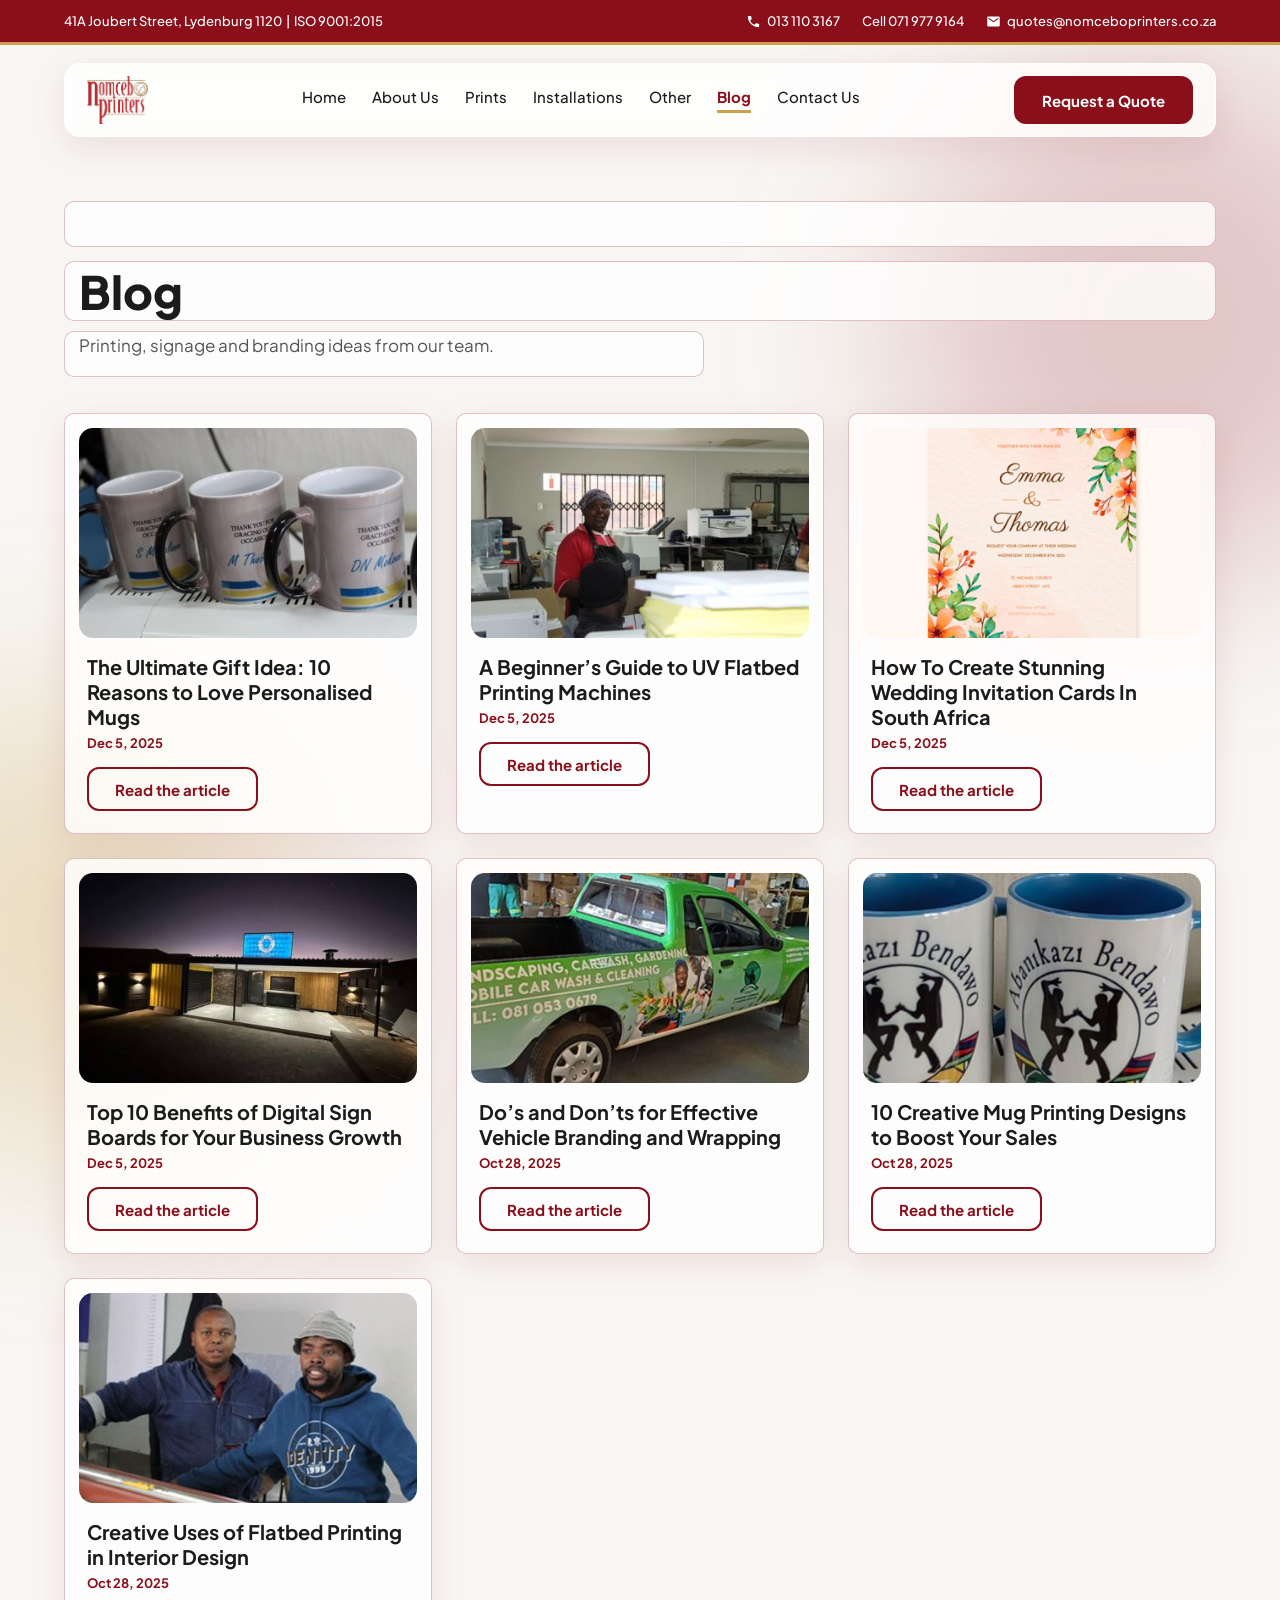
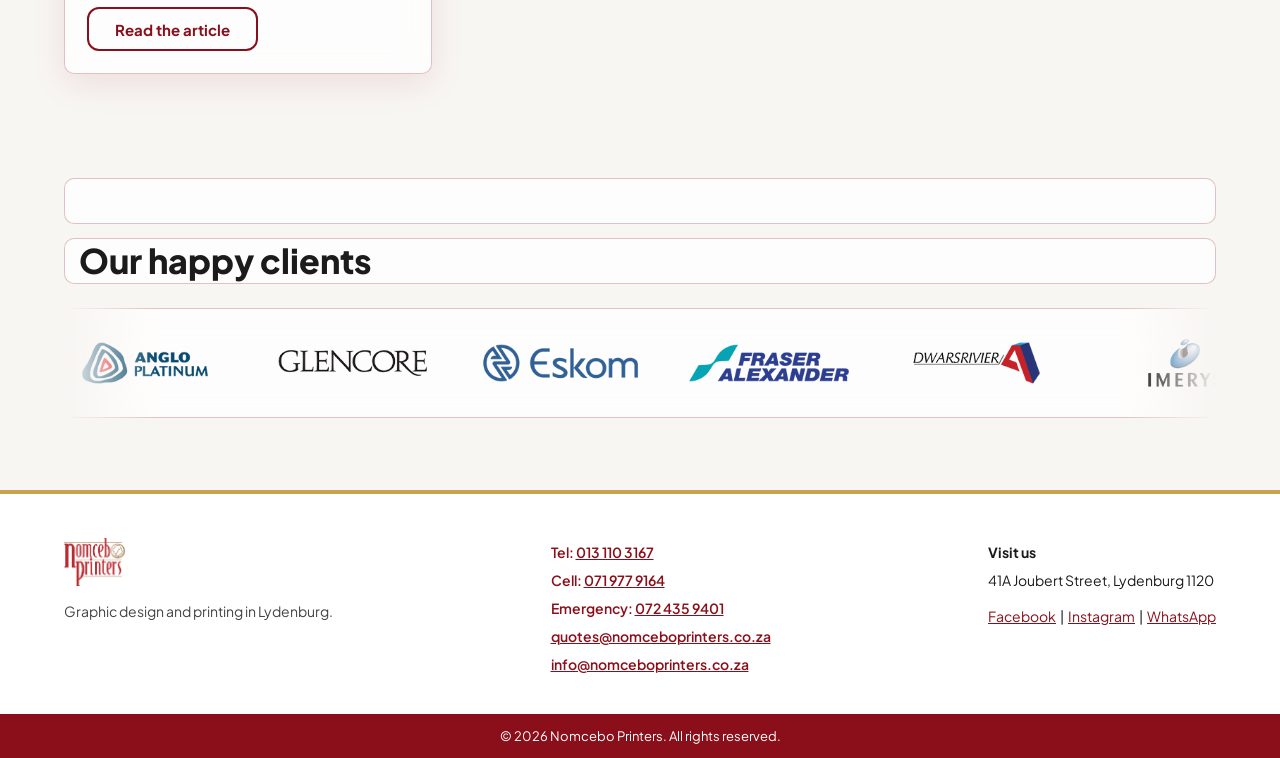
<file: public/blog.html>
<!doctype html>
<html lang="en">
<head>
<meta charset="utf-8">
<meta name="viewport" content="width=device-width, initial-scale=1">
<title>Blog | Nomcebo Printers</title>
<meta name="description" content="Printing, signage and branding tips from Nomcebo Printers.">
<link rel="icon" href="assets/cropped-favicon-270x270.png">
<link rel="preconnect" href="https://fonts.googleapis.com">
<link href="https://fonts.googleapis.com/css2?family=Plus+Jakarta+Sans:wght@400;500;700;800&display=swap" rel="stylesheet">
<link rel="stylesheet" href="style.css">
<script>document.documentElement.classList.add('js')</script>
</head>
<body>
<div id="top" style="position:relative;overflow-x:clip"><div style="position:absolute;top:60px;right:-140px;width:520px;height:520px;border-radius:50%;background:rgba(138,15,26,.20);filter:blur(90px)"></div><div style="position:absolute;top:700px;left:-160px;width:460px;height:460px;border-radius:50%;background:rgba(201,162,75,.28);filter:blur(90px)"></div><div style="position:relative">
<div class="topbar"><div class="wrap tb"><span class="tb-info">41A Joubert Street, Lydenburg 1120 &nbsp;|&nbsp; ISO 9001:2015</span><span class="tb-contact"><a href="tel:0131103167"><svg viewBox="0 0 24 24" aria-hidden="true"><path d="M6.62 10.79c1.44 2.83 3.76 5.14 6.59 6.59l2.2-2.2c.27-.27.67-.36 1.02-.24 1.12.37 2.33.57 3.57.57.55 0 1 .45 1 1V20c0 .55-.45 1-1 1-9.39 0-17-7.61-17-17 0-.55.45-1 1-1h3.5c.55 0 1 .45 1 1 0 1.25.2 2.45.57 3.57.11.35.03.74-.25 1.02l-2.2 2.2z"/></svg>013 110 3167</a><a class="tb-m" href="tel:0719779164">Cell 071 977 9164</a><a href="mailto:quotes@nomceboprinters.co.za"><svg viewBox="0 0 24 24" aria-hidden="true"><path d="M20 4H4c-1.1 0-2 .9-2 2v12c0 1.1.9 2 2 2h16c1.1 0 2-.9 2-2V6c0-1.1-.9-2-2-2zm0 4l-8 5-8-5V6l8 5 8-5v2z"/></svg>quotes@nomceboprinters.co.za</a></span></div><div class="tb-line"></div></div>

<div class="wrap nav" style="padding-top:18px">
<div class="g" style="display:flex;align-items:center;justify-content:space-between;gap:20px;padding:12px 22px;border-radius:16px">
<a href="index.html"><img src="assets/nomceb-logo.png" alt="Nomcebo Printers logo" style="width:170px;height:48px;display:block;object-fit:contain;width:auto"></a>
<input type="checkbox" id="mt" style="position:absolute;opacity:0;width:0;height:0"><label for="mt" class="menu-btn" role="button" aria-label="Menu"><svg viewBox="0 0 24 24" width="30" height="30" fill="none" stroke="currentColor" stroke-width="2.6" stroke-linecap="round" aria-hidden="true"><path d="M4 7h16M4 12h16M4 17h16"/></svg></label><div class="links" style="display:flex;gap:26px;flex-wrap:wrap"><a class="l" href="index.html">Home</a><a class="l" href="about.html">About Us</a><a class="l" href="prints.html">Prints</a><a class="l" href="installations.html">Installations</a><a class="l" href="other.html">Other</a><a class="l on" href="blog.html" aria-current="page" style="color:#8A0F1A">Blog</a><a class="l" href="contact.html">Contact Us</a><a class="btn navbtn" href="contact.html#quote">Request a Quote</a></div><a class="btn navbtn-d" href="contact.html#quote">Request a Quote</a>
</div>
</div>

<div class="wrap" style="padding-top:64px"><div class="strip"></div><h1 style="font-size:46px;font-weight:800;margin-top:14px">Blog</h1><p style="margin-top:10px;color:#555;font-size:17px;max-width:640px;line-height:1.6">Printing, signage and branding ideas from our team.</p></div><div class="wrap" style="padding-top:36px;padding-bottom:96px"><div class="grid "><div class="g card pc"><img src="assets/mugs-img-400x250.jpg" alt="The Ultimate Gift Idea: 10 Reasons to Love Personalised Mugs" loading="lazy"><div class="b"><h3>The Ultimate Gift Idea: 10 Reasons to Love Personalised Mugs</h3><div class="d">Dec 5, 2025</div><a class="btn btn2" href="https://www.nomceboprinters.co.za/the-ultimate-gift-idea-10-reasons-to-love-personalised-mugs/" target="_blank" rel="noopener">Read the article</a></div></div><div class="g card pc"><img src="assets/guide-400x250.jpg" alt="A Beginner’s Guide to UV Flatbed Printing Machines" loading="lazy"><div class="b"><h3>A Beginner’s Guide to UV Flatbed Printing Machines</h3><div class="d">Dec 5, 2025</div><a class="btn btn2" href="https://www.nomceboprinters.co.za/a-beginners-guide-to-uv-flatbed-printing-machines/" target="_blank" rel="noopener">Read the article</a></div></div><div class="g card pc"><img src="assets/card-400x250.png" alt="How To Create Stunning Wedding Invitation Cards In South Africa" loading="lazy"><div class="b"><h3>How To Create Stunning Wedding Invitation Cards In South Africa</h3><div class="d">Dec 5, 2025</div><a class="btn btn2" href="https://www.nomceboprinters.co.za/how-to-create-stunning-wedding-invitation-cards-in-south-africa/" target="_blank" rel="noopener">Read the article</a></div></div><div class="g card pc"><img src="assets/digital-board-400x250.jpg" alt="Top 10 Benefits of Digital Sign Boards for Your Business Growth" loading="lazy"><div class="b"><h3>Top 10 Benefits of Digital Sign Boards for Your Business Growth</h3><div class="d">Dec 5, 2025</div><a class="btn btn2" href="https://www.nomceboprinters.co.za/top-10-benefits-of-digital-sign-boards-for-your-business-growth/" target="_blank" rel="noopener">Read the article</a></div></div><div class="g card pc"><img src="assets/Vehicle-Branding-BANNER-400x250.jpg" alt="Do’s and Don’ts for Effective Vehicle Branding and Wrapping" loading="lazy"><div class="b"><h3>Do’s and Don’ts for Effective Vehicle Branding and Wrapping</h3><div class="d">Oct 28, 2025</div><a class="btn btn2" href="https://www.nomceboprinters.co.za/dos-and-donts-for-effective-vehicle-branding-and-wrapping/" target="_blank" rel="noopener">Read the article</a></div></div><div class="g card pc"><img src="assets/mugs-banner-400x250.jpg" alt="10 Creative Mug Printing Designs to Boost Your Sales" loading="lazy"><div class="b"><h3>10 Creative Mug Printing Designs to Boost Your Sales</h3><div class="d">Oct 28, 2025</div><a class="btn btn2" href="https://www.nomceboprinters.co.za/10-creative-mug-printing-designs-to-boost-your-sales/" target="_blank" rel="noopener">Read the article</a></div></div><div class="g card pc"><img src="assets/Flatbed-Printing-banner-400x250.jpg" alt="Creative Uses of Flatbed Printing in Interior Design" loading="lazy"><div class="b"><h3>Creative Uses of Flatbed Printing in Interior Design</h3><div class="d">Oct 28, 2025</div><a class="btn btn2" href="https://www.nomceboprinters.co.za/creative-uses-of-flatbed-printing-in-interior-design/" target="_blank" rel="noopener">Read the article</a></div></div></div></div>
<div class="wrap" style="padding-top:8px;padding-bottom:72px"><div class="strip"></div><h2 style="font-size:34px;font-weight:800;margin-top:14px">Our happy clients</h2><div class="g belt" style="margin-top:24px;padding:22px 0"><div class="tr"><img src="assets/footer-icons1.png" alt="Client logo 1" loading="lazy"><img src="assets/footer-icons02.png" alt="Client logo 2" loading="lazy"><img src="assets/footer-icons03.png" alt="Client logo 3" loading="lazy"><img src="assets/footer-icons04.png" alt="Client logo 4" loading="lazy"><img src="assets/footer-icons05.png" alt="Client logo 5" loading="lazy"><img src="assets/footer-icons06.png" alt="Client logo 6" loading="lazy"><img src="assets/footer-icons07.png" alt="Client logo 7" loading="lazy"><img src="assets/footer-icons08.png" alt="Client logo 8" loading="lazy"><img src="assets/footer-icons09.png" alt="Client logo 9" loading="lazy"><img src="assets/footer-icons10.png" alt="Client logo 10" loading="lazy"><img src="assets/footer-icons11.png" alt="Client logo 11" loading="lazy"><img src="assets/footer-icons12.png" alt="Client logo 12" loading="lazy"><img src="assets/footer-icons13.png" alt="Client logo 13" loading="lazy"><img src="assets/footer-icons14.png" alt="Client logo 14" loading="lazy"><img src="assets/footer-icons15.png" alt="Client logo 15" loading="lazy"><img src="assets/footer-icons1.png" alt="" aria-hidden="true" loading="lazy"><img src="assets/footer-icons02.png" alt="" aria-hidden="true" loading="lazy"><img src="assets/footer-icons03.png" alt="" aria-hidden="true" loading="lazy"><img src="assets/footer-icons04.png" alt="" aria-hidden="true" loading="lazy"><img src="assets/footer-icons05.png" alt="" aria-hidden="true" loading="lazy"><img src="assets/footer-icons06.png" alt="" aria-hidden="true" loading="lazy"><img src="assets/footer-icons07.png" alt="" aria-hidden="true" loading="lazy"><img src="assets/footer-icons08.png" alt="" aria-hidden="true" loading="lazy"><img src="assets/footer-icons09.png" alt="" aria-hidden="true" loading="lazy"><img src="assets/footer-icons10.png" alt="" aria-hidden="true" loading="lazy"><img src="assets/footer-icons11.png" alt="" aria-hidden="true" loading="lazy"><img src="assets/footer-icons12.png" alt="" aria-hidden="true" loading="lazy"><img src="assets/footer-icons13.png" alt="" aria-hidden="true" loading="lazy"><img src="assets/footer-icons14.png" alt="" aria-hidden="true" loading="lazy"><img src="assets/footer-icons15.png" alt="" aria-hidden="true" loading="lazy"></div></div></div>
<div style="background:#fff;border-top:4px solid #C9A24B">
<div class="wrap" style="padding-top:44px;padding-bottom:36px;display:flex;flex-wrap:wrap;gap:36px;justify-content:space-between">
<div style="max-width:300px"><img src="assets/nomceb-logo.png" alt="Nomcebo Printers logo" style="width:170px;height:48px;display:block;object-fit:contain;width:auto"><p style="margin-top:14px;font-size:14px;line-height:1.6;color:#444">Graphic design and printing in Lydenburg.</p></div>
<div style="font-size:14px;line-height:2;color:#8A0F1A;font-weight:600">
<div>Tel: <a href="tel:0131103167">013 110 3167</a></div><div>Cell: <a href="tel:0719779164">071 977 9164</a></div><div>Emergency: <a href="tel:0724359401">072 435 9401</a></div><div><a href="mailto:quotes@nomceboprinters.co.za">quotes@nomceboprinters.co.za</a></div><div><a href="mailto:info@nomceboprinters.co.za">info@nomceboprinters.co.za</a></div>
</div>
<div style="font-size:14px;line-height:2"><div style="font-weight:700">Visit us</div><div>41A Joubert Street, Lydenburg 1120</div><div style="margin-top:8px"><a href="https://www.facebook.com/NomceboPrintersOfficial" target="_blank" rel="noopener">Facebook</a> &nbsp;|&nbsp; <a href="https://www.instagram.com/nomceboprinters/" target="_blank" rel="noopener">Instagram</a> &nbsp;|&nbsp; <a href="https://wa.me/27719779164" target="_blank" rel="noopener">WhatsApp</a></div></div>
</div>
<div style="background:#8A0F1A;color:#fff;text-align:center;font-size:13px;padding:14px">&copy; 2026 Nomcebo Printers. All rights reserved.</div>
</div>
</div></div>
<script>
(function(){var p=new URLSearchParams(location.search),m=document.getElementById('msg');if(!m)return;
if(p.has('sent')){m.textContent='Thank you! We will quote within 24 hours.';m.style.color='#1B5E20';m.style.display='block';}
else if(p.has('error')){m.textContent='Sorry, something went wrong. Please call 013 110 3167.';m.style.color='#8A0F1A';m.style.display='block';}})();
</script>
<script src="site.js" defer></script>
</body>
</html>
</file>
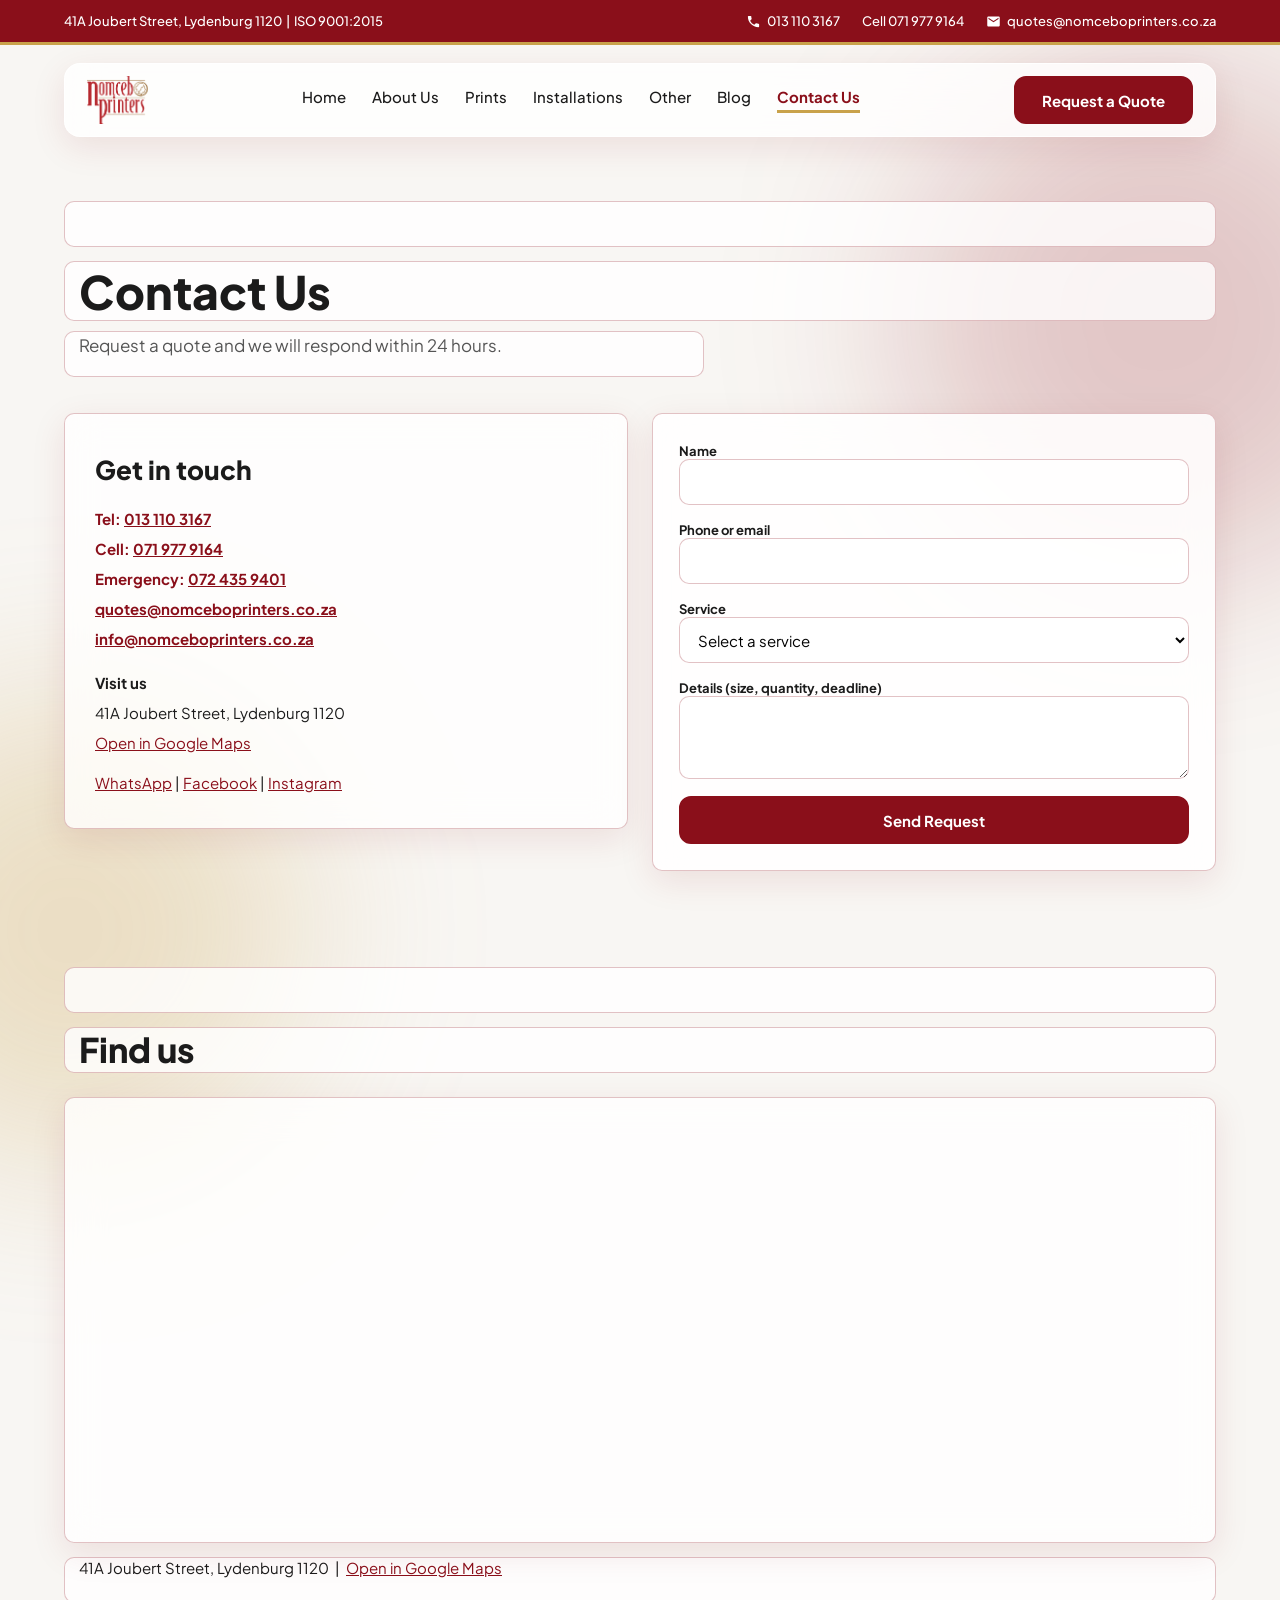
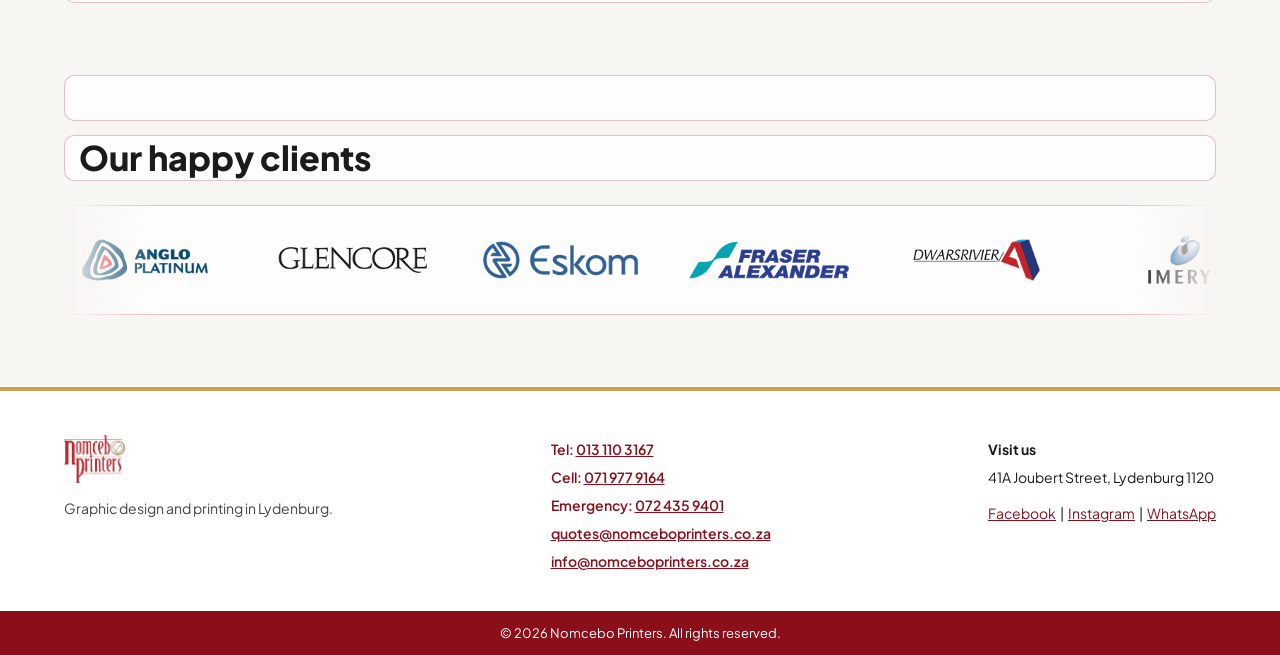
<file: public/contact.html>
<!doctype html>
<html lang="en">
<head>
<meta charset="utf-8">
<meta name="viewport" content="width=device-width, initial-scale=1">
<title>Contact Us | Nomcebo Printers</title>
<meta name="description" content="Contact Nomcebo Printers in Lydenburg, or request a quote for printing, signage and installation.">
<link rel="icon" href="assets/cropped-favicon-270x270.png">
<link rel="preconnect" href="https://fonts.googleapis.com">
<link href="https://fonts.googleapis.com/css2?family=Plus+Jakarta+Sans:wght@400;500;700;800&display=swap" rel="stylesheet">
<link rel="stylesheet" href="style.css">
<script>document.documentElement.classList.add('js')</script>
</head>
<body>
<div id="top" style="position:relative;overflow-x:clip"><div style="position:absolute;top:60px;right:-140px;width:520px;height:520px;border-radius:50%;background:rgba(138,15,26,.20);filter:blur(90px)"></div><div style="position:absolute;top:700px;left:-160px;width:460px;height:460px;border-radius:50%;background:rgba(201,162,75,.28);filter:blur(90px)"></div><div style="position:relative">
<div class="topbar"><div class="wrap tb"><span class="tb-info">41A Joubert Street, Lydenburg 1120 &nbsp;|&nbsp; ISO 9001:2015</span><span class="tb-contact"><a href="tel:0131103167"><svg viewBox="0 0 24 24" aria-hidden="true"><path d="M6.62 10.79c1.44 2.83 3.76 5.14 6.59 6.59l2.2-2.2c.27-.27.67-.36 1.02-.24 1.12.37 2.33.57 3.57.57.55 0 1 .45 1 1V20c0 .55-.45 1-1 1-9.39 0-17-7.61-17-17 0-.55.45-1 1-1h3.5c.55 0 1 .45 1 1 0 1.25.2 2.45.57 3.57.11.35.03.74-.25 1.02l-2.2 2.2z"/></svg>013 110 3167</a><a class="tb-m" href="tel:0719779164">Cell 071 977 9164</a><a href="mailto:quotes@nomceboprinters.co.za"><svg viewBox="0 0 24 24" aria-hidden="true"><path d="M20 4H4c-1.1 0-2 .9-2 2v12c0 1.1.9 2 2 2h16c1.1 0 2-.9 2-2V6c0-1.1-.9-2-2-2zm0 4l-8 5-8-5V6l8 5 8-5v2z"/></svg>quotes@nomceboprinters.co.za</a></span></div><div class="tb-line"></div></div>

<div class="wrap nav" style="padding-top:18px">
<div class="g" style="display:flex;align-items:center;justify-content:space-between;gap:20px;padding:12px 22px;border-radius:16px">
<a href="index.html"><img src="assets/nomceb-logo.png" alt="Nomcebo Printers logo" style="width:170px;height:48px;display:block;object-fit:contain;width:auto"></a>
<input type="checkbox" id="mt" style="position:absolute;opacity:0;width:0;height:0"><label for="mt" class="menu-btn" role="button" aria-label="Menu"><svg viewBox="0 0 24 24" width="30" height="30" fill="none" stroke="currentColor" stroke-width="2.6" stroke-linecap="round" aria-hidden="true"><path d="M4 7h16M4 12h16M4 17h16"/></svg></label><div class="links" style="display:flex;gap:26px;flex-wrap:wrap"><a class="l" href="index.html">Home</a><a class="l" href="about.html">About Us</a><a class="l" href="prints.html">Prints</a><a class="l" href="installations.html">Installations</a><a class="l" href="other.html">Other</a><a class="l" href="blog.html">Blog</a><a class="l on" href="contact.html" aria-current="page" style="color:#8A0F1A">Contact Us</a><a class="btn navbtn" href="contact.html#quote">Request a Quote</a></div><a class="btn navbtn-d" href="contact.html#quote">Request a Quote</a>
</div>
</div>

<div class="wrap" style="padding-top:64px"><div class="strip"></div><h1 style="font-size:46px;font-weight:800;margin-top:14px">Contact Us</h1><p style="margin-top:10px;color:#555;font-size:17px;max-width:640px;line-height:1.6">Request a quote and we will respond within 24 hours.</p></div><div id="quote" class="wrap" style="padding-top:36px;padding-bottom:96px"><div class="grid" style="align-items:start"><div class="g" style="padding:30px;line-height:2;font-size:15px"><h2 style="font-size:26px;font-weight:800;margin-bottom:8px">Get in touch</h2><div style="color:#8A0F1A;font-weight:700"><div>Tel: <a href="tel:0131103167">013 110 3167</a></div><div>Cell: <a href="tel:0719779164">071 977 9164</a></div><div>Emergency: <a href="tel:0724359401">072 435 9401</a></div><div><a href="mailto:quotes@nomceboprinters.co.za">quotes@nomceboprinters.co.za</a></div><div><a href="mailto:info@nomceboprinters.co.za">info@nomceboprinters.co.za</a></div></div><p style="margin-top:14px"><strong>Visit us</strong><br>41A Joubert Street, Lydenburg 1120<br><a href="https://www.google.com/maps/search/?api=1&amp;query=41A+Joubert+Street+Lydenburg" target="_blank" rel="noopener">Open in Google Maps</a></p><p style="margin-top:10px"><a href="https://wa.me/27719779164" target="_blank" rel="noopener">WhatsApp</a> | <a href="https://www.facebook.com/NomceboPrintersOfficial" target="_blank" rel="noopener">Facebook</a> | <a href="https://www.instagram.com/nomceboprinters/" target="_blank" rel="noopener">Instagram</a></p></div><form class="g" method="post" action="quote.php" style="flex:1;min-width:300px;padding:26px;display:flex;flex-direction:column;gap:14px;background:rgba(255,255,255,.88);margin:0"><p id="msg" role="status" style="display:none;font-weight:700"></p>
<div><label for="qn" style="font-size:13px;font-weight:700">Name</label><input id="qn" name="name" class="in" type="text" required autocomplete="name"></div>
<div><label for="qp" style="font-size:13px;font-weight:700">Phone or email</label><input id="qp" name="contact" class="in" type="text" required></div>
<div><label for="qs" style="font-size:13px;font-weight:700">Service</label><select id="qs" name="service" class="in" required><option value="" selected disabled>Select a service</option><optgroup label="Printing"><option>Business Stationery</option><option>Banner Printing</option><option>NCR Book Printing</option><option>Calendars and Diaries</option><option>T-Shirt Printing</option><option>Mug Printing</option><option>Baby Shower Invitations</option><option>Wedding Invitations</option><option>UV Flatbed Printing</option></optgroup><optgroup label="Signage and Installations"><option>Board Installation</option><option>Fence Board Installation</option><option>Lightbox Installation</option><option>Signboard Installations</option><option>Vehicle Branding</option></optgroup><optgroup label="Sewing and Finishing"><option>Embroidery</option><option>Industrial Sewing</option><option>Bench Making</option><option>Book Binding</option><option>Canvas</option></optgroup><optgroup label="Design"><option>Design Services</option></optgroup><option>Other (describe below)</option></select></div>
<div><label for="qd" style="font-size:13px;font-weight:700">Details (size, quantity, deadline)</label><textarea id="qd" name="details" class="in" rows="3" style="padding:12px 14px;resize:vertical"></textarea></div>
<input type="text" name="website" tabindex="-1" autocomplete="off" style="position:absolute;left:-9999px" aria-hidden="true">
<button class="btn" type="submit" style="width:100%">Send Request</button>
</form></div></div>
<div class="wrap" style="padding-bottom:64px"><div class="strip"></div><h2 style="font-size:34px;font-weight:800;margin-top:14px">Find us</h2><div class="g" style="margin-top:24px;padding:12px;overflow:hidden"><iframe title="Map showing 41A Joubert Street, Lydenburg" src="https://www.google.com/maps?q=41A+Joubert+Street,+Lydenburg+1120&amp;output=embed" width="100%" height="420" style="border:0;border-radius:14px;display:block" loading="lazy" referrerpolicy="no-referrer-when-downgrade" allowfullscreen></iframe></div><p style="margin-top:14px;font-size:15px">41A Joubert Street, Lydenburg 1120 &nbsp;|&nbsp; <a href="https://www.google.com/maps/search/?api=1&amp;query=41A+Joubert+Street+Lydenburg" target="_blank" rel="noopener">Open in Google Maps</a></p></div>
<div class="wrap" style="padding-top:8px;padding-bottom:72px"><div class="strip"></div><h2 style="font-size:34px;font-weight:800;margin-top:14px">Our happy clients</h2><div class="g belt" style="margin-top:24px;padding:22px 0"><div class="tr"><img src="assets/footer-icons1.png" alt="Client logo 1" loading="lazy"><img src="assets/footer-icons02.png" alt="Client logo 2" loading="lazy"><img src="assets/footer-icons03.png" alt="Client logo 3" loading="lazy"><img src="assets/footer-icons04.png" alt="Client logo 4" loading="lazy"><img src="assets/footer-icons05.png" alt="Client logo 5" loading="lazy"><img src="assets/footer-icons06.png" alt="Client logo 6" loading="lazy"><img src="assets/footer-icons07.png" alt="Client logo 7" loading="lazy"><img src="assets/footer-icons08.png" alt="Client logo 8" loading="lazy"><img src="assets/footer-icons09.png" alt="Client logo 9" loading="lazy"><img src="assets/footer-icons10.png" alt="Client logo 10" loading="lazy"><img src="assets/footer-icons11.png" alt="Client logo 11" loading="lazy"><img src="assets/footer-icons12.png" alt="Client logo 12" loading="lazy"><img src="assets/footer-icons13.png" alt="Client logo 13" loading="lazy"><img src="assets/footer-icons14.png" alt="Client logo 14" loading="lazy"><img src="assets/footer-icons15.png" alt="Client logo 15" loading="lazy"><img src="assets/footer-icons1.png" alt="" aria-hidden="true" loading="lazy"><img src="assets/footer-icons02.png" alt="" aria-hidden="true" loading="lazy"><img src="assets/footer-icons03.png" alt="" aria-hidden="true" loading="lazy"><img src="assets/footer-icons04.png" alt="" aria-hidden="true" loading="lazy"><img src="assets/footer-icons05.png" alt="" aria-hidden="true" loading="lazy"><img src="assets/footer-icons06.png" alt="" aria-hidden="true" loading="lazy"><img src="assets/footer-icons07.png" alt="" aria-hidden="true" loading="lazy"><img src="assets/footer-icons08.png" alt="" aria-hidden="true" loading="lazy"><img src="assets/footer-icons09.png" alt="" aria-hidden="true" loading="lazy"><img src="assets/footer-icons10.png" alt="" aria-hidden="true" loading="lazy"><img src="assets/footer-icons11.png" alt="" aria-hidden="true" loading="lazy"><img src="assets/footer-icons12.png" alt="" aria-hidden="true" loading="lazy"><img src="assets/footer-icons13.png" alt="" aria-hidden="true" loading="lazy"><img src="assets/footer-icons14.png" alt="" aria-hidden="true" loading="lazy"><img src="assets/footer-icons15.png" alt="" aria-hidden="true" loading="lazy"></div></div></div>
<div style="background:#fff;border-top:4px solid #C9A24B">
<div class="wrap" style="padding-top:44px;padding-bottom:36px;display:flex;flex-wrap:wrap;gap:36px;justify-content:space-between">
<div style="max-width:300px"><img src="assets/nomceb-logo.png" alt="Nomcebo Printers logo" style="width:170px;height:48px;display:block;object-fit:contain;width:auto"><p style="margin-top:14px;font-size:14px;line-height:1.6;color:#444">Graphic design and printing in Lydenburg.</p></div>
<div style="font-size:14px;line-height:2;color:#8A0F1A;font-weight:600">
<div>Tel: <a href="tel:0131103167">013 110 3167</a></div><div>Cell: <a href="tel:0719779164">071 977 9164</a></div><div>Emergency: <a href="tel:0724359401">072 435 9401</a></div><div><a href="mailto:quotes@nomceboprinters.co.za">quotes@nomceboprinters.co.za</a></div><div><a href="mailto:info@nomceboprinters.co.za">info@nomceboprinters.co.za</a></div>
</div>
<div style="font-size:14px;line-height:2"><div style="font-weight:700">Visit us</div><div>41A Joubert Street, Lydenburg 1120</div><div style="margin-top:8px"><a href="https://www.facebook.com/NomceboPrintersOfficial" target="_blank" rel="noopener">Facebook</a> &nbsp;|&nbsp; <a href="https://www.instagram.com/nomceboprinters/" target="_blank" rel="noopener">Instagram</a> &nbsp;|&nbsp; <a href="https://wa.me/27719779164" target="_blank" rel="noopener">WhatsApp</a></div></div>
</div>
<div style="background:#8A0F1A;color:#fff;text-align:center;font-size:13px;padding:14px">&copy; 2026 Nomcebo Printers. All rights reserved.</div>
</div>
</div></div>
<script>
(function(){var p=new URLSearchParams(location.search),m=document.getElementById('msg');if(!m)return;
if(p.has('sent')){m.textContent='Thank you! We will quote within 24 hours.';m.style.color='#1B5E20';m.style.display='block';}
else if(p.has('error')){m.textContent='Sorry, something went wrong. Please call 013 110 3167.';m.style.color='#8A0F1A';m.style.display='block';}})();
</script>
<script src="site.js" defer></script>
</body>
</html>
</file>
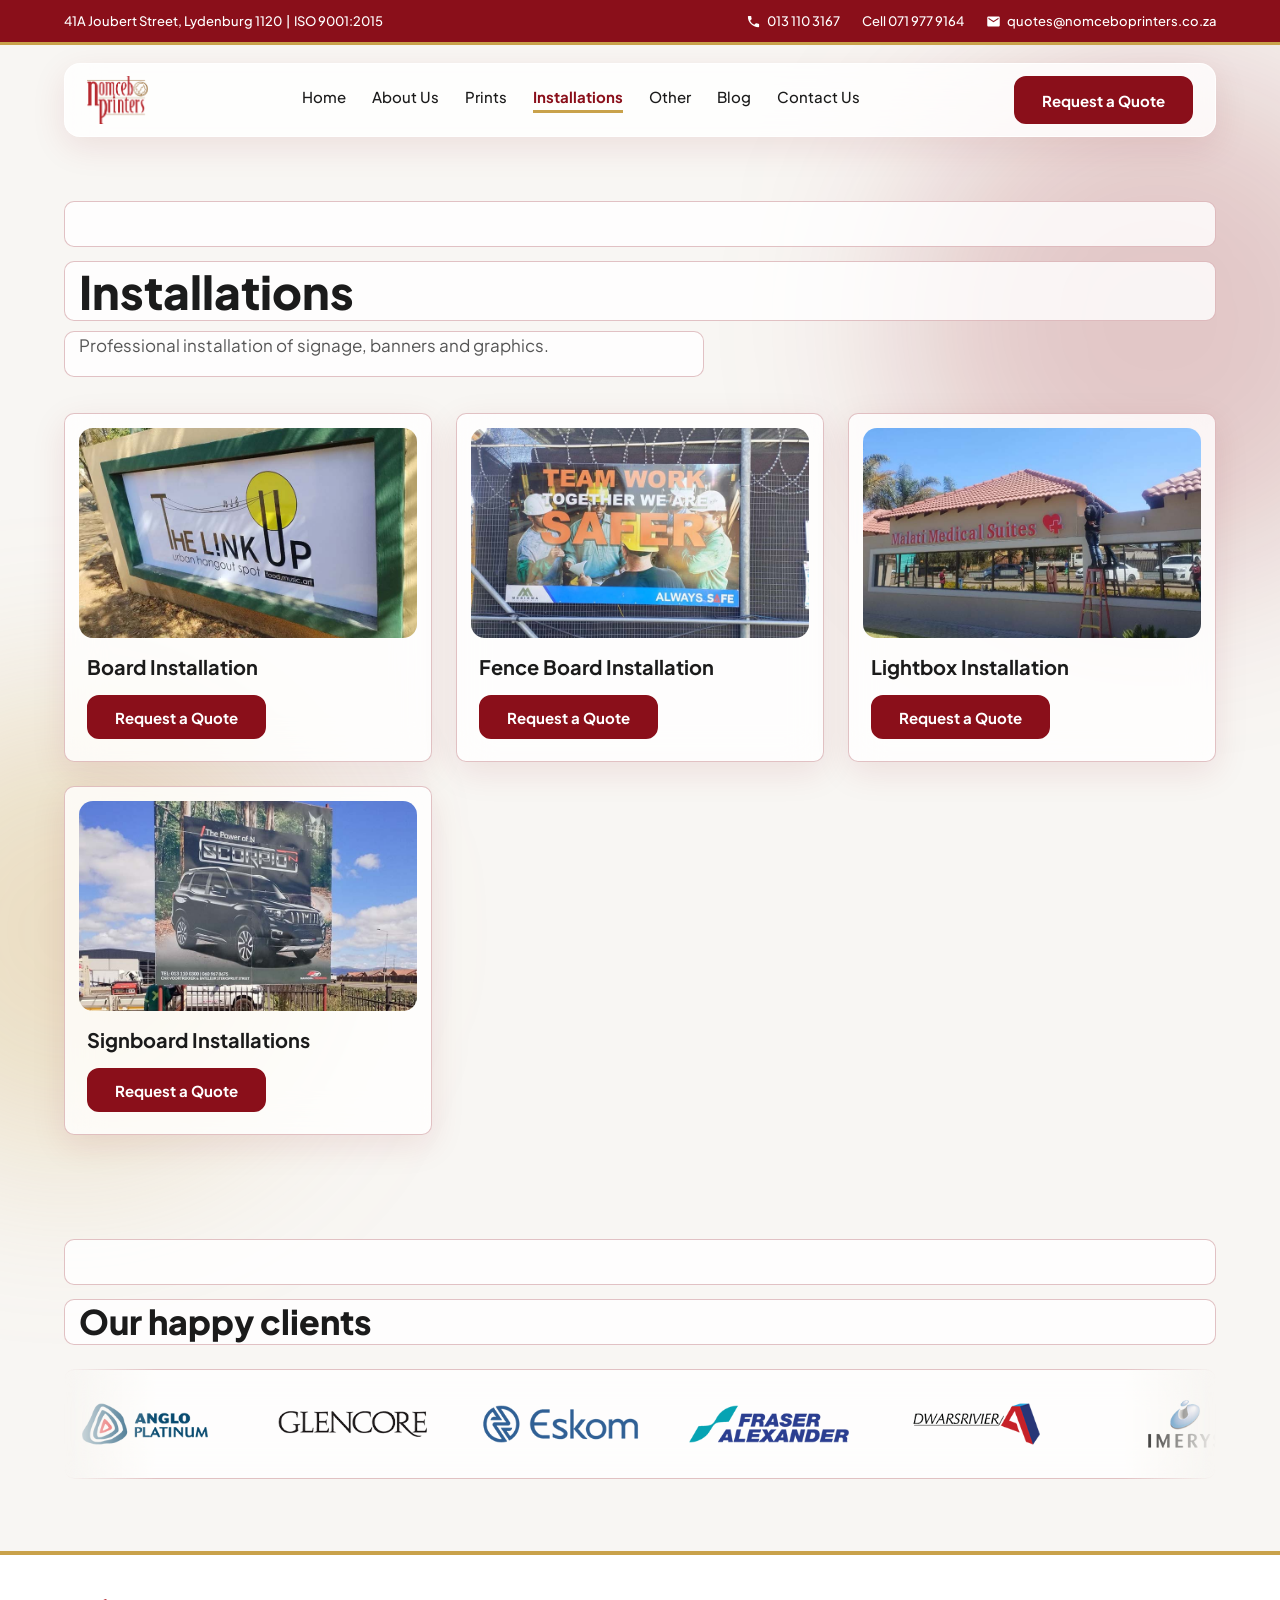
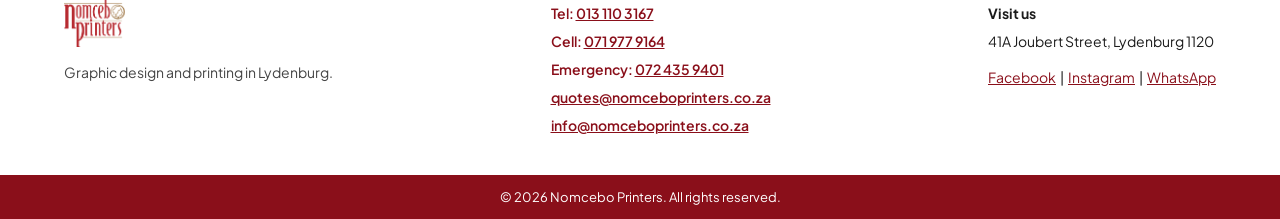
<file: public/installations.html>
<!doctype html>
<html lang="en">
<head>
<meta charset="utf-8">
<meta name="viewport" content="width=device-width, initial-scale=1">
<title>Installations | Nomcebo Printers</title>
<meta name="description" content="Professional installation of signage, banners and graphics by the Nomcebo Printers installation team.">
<link rel="icon" href="assets/cropped-favicon-270x270.png">
<link rel="preconnect" href="https://fonts.googleapis.com">
<link href="https://fonts.googleapis.com/css2?family=Plus+Jakarta+Sans:wght@400;500;700;800&display=swap" rel="stylesheet">
<link rel="stylesheet" href="style.css">
<script>document.documentElement.classList.add('js')</script>
</head>
<body>
<div id="top" style="position:relative;overflow-x:clip"><div style="position:absolute;top:60px;right:-140px;width:520px;height:520px;border-radius:50%;background:rgba(138,15,26,.20);filter:blur(90px)"></div><div style="position:absolute;top:700px;left:-160px;width:460px;height:460px;border-radius:50%;background:rgba(201,162,75,.28);filter:blur(90px)"></div><div style="position:relative">
<div class="topbar"><div class="wrap tb"><span class="tb-info">41A Joubert Street, Lydenburg 1120 &nbsp;|&nbsp; ISO 9001:2015</span><span class="tb-contact"><a href="tel:0131103167"><svg viewBox="0 0 24 24" aria-hidden="true"><path d="M6.62 10.79c1.44 2.83 3.76 5.14 6.59 6.59l2.2-2.2c.27-.27.67-.36 1.02-.24 1.12.37 2.33.57 3.57.57.55 0 1 .45 1 1V20c0 .55-.45 1-1 1-9.39 0-17-7.61-17-17 0-.55.45-1 1-1h3.5c.55 0 1 .45 1 1 0 1.25.2 2.45.57 3.57.11.35.03.74-.25 1.02l-2.2 2.2z"/></svg>013 110 3167</a><a class="tb-m" href="tel:0719779164">Cell 071 977 9164</a><a href="mailto:quotes@nomceboprinters.co.za"><svg viewBox="0 0 24 24" aria-hidden="true"><path d="M20 4H4c-1.1 0-2 .9-2 2v12c0 1.1.9 2 2 2h16c1.1 0 2-.9 2-2V6c0-1.1-.9-2-2-2zm0 4l-8 5-8-5V6l8 5 8-5v2z"/></svg>quotes@nomceboprinters.co.za</a></span></div><div class="tb-line"></div></div>

<div class="wrap nav" style="padding-top:18px">
<div class="g" style="display:flex;align-items:center;justify-content:space-between;gap:20px;padding:12px 22px;border-radius:16px">
<a href="index.html"><img src="assets/nomceb-logo.png" alt="Nomcebo Printers logo" style="width:170px;height:48px;display:block;object-fit:contain;width:auto"></a>
<input type="checkbox" id="mt" style="position:absolute;opacity:0;width:0;height:0"><label for="mt" class="menu-btn" role="button" aria-label="Menu"><svg viewBox="0 0 24 24" width="30" height="30" fill="none" stroke="currentColor" stroke-width="2.6" stroke-linecap="round" aria-hidden="true"><path d="M4 7h16M4 12h16M4 17h16"/></svg></label><div class="links" style="display:flex;gap:26px;flex-wrap:wrap"><a class="l" href="index.html">Home</a><a class="l" href="about.html">About Us</a><a class="l" href="prints.html">Prints</a><a class="l on" href="installations.html" aria-current="page" style="color:#8A0F1A">Installations</a><a class="l" href="other.html">Other</a><a class="l" href="blog.html">Blog</a><a class="l" href="contact.html">Contact Us</a><a class="btn navbtn" href="contact.html#quote">Request a Quote</a></div><a class="btn navbtn-d" href="contact.html#quote">Request a Quote</a>
</div>
</div>

<div class="wrap" style="padding-top:64px"><div class="strip"></div><h1 style="font-size:46px;font-weight:800;margin-top:14px">Installations</h1><p style="margin-top:10px;color:#555;font-size:17px;max-width:640px;line-height:1.6">Professional installation of signage, banners and graphics.</p></div><div class="wrap" style="padding-top:36px;padding-bottom:96px"><div class="grid "><div class="g card pc"><img src="assets/Board-installation-img.jpg" alt="Board Installation" loading="lazy"><div class="b"><h3>Board Installation</h3><a class="btn" href="contact.html#quote">Request a Quote</a></div></div><div class="g card pc"><img src="assets/Fence-board-installation-img.jpg" alt="Fence Board Installation" loading="lazy"><div class="b"><h3>Fence Board Installation</h3><a class="btn" href="contact.html#quote">Request a Quote</a></div></div><div class="g card pc"><img src="assets/Lightbox-installation-img.jpg" alt="Lightbox Installation" loading="lazy"><div class="b"><h3>Lightbox Installation</h3><a class="btn" href="contact.html#quote">Request a Quote</a></div></div><div class="g card pc"><img src="assets/Signboard-installations-img.jpg" alt="Signboard Installations" loading="lazy"><div class="b"><h3>Signboard Installations</h3><a class="btn" href="contact.html#quote">Request a Quote</a></div></div></div></div>
<div class="wrap" style="padding-top:8px;padding-bottom:72px"><div class="strip"></div><h2 style="font-size:34px;font-weight:800;margin-top:14px">Our happy clients</h2><div class="g belt" style="margin-top:24px;padding:22px 0"><div class="tr"><img src="assets/footer-icons1.png" alt="Client logo 1" loading="lazy"><img src="assets/footer-icons02.png" alt="Client logo 2" loading="lazy"><img src="assets/footer-icons03.png" alt="Client logo 3" loading="lazy"><img src="assets/footer-icons04.png" alt="Client logo 4" loading="lazy"><img src="assets/footer-icons05.png" alt="Client logo 5" loading="lazy"><img src="assets/footer-icons06.png" alt="Client logo 6" loading="lazy"><img src="assets/footer-icons07.png" alt="Client logo 7" loading="lazy"><img src="assets/footer-icons08.png" alt="Client logo 8" loading="lazy"><img src="assets/footer-icons09.png" alt="Client logo 9" loading="lazy"><img src="assets/footer-icons10.png" alt="Client logo 10" loading="lazy"><img src="assets/footer-icons11.png" alt="Client logo 11" loading="lazy"><img src="assets/footer-icons12.png" alt="Client logo 12" loading="lazy"><img src="assets/footer-icons13.png" alt="Client logo 13" loading="lazy"><img src="assets/footer-icons14.png" alt="Client logo 14" loading="lazy"><img src="assets/footer-icons15.png" alt="Client logo 15" loading="lazy"><img src="assets/footer-icons1.png" alt="" aria-hidden="true" loading="lazy"><img src="assets/footer-icons02.png" alt="" aria-hidden="true" loading="lazy"><img src="assets/footer-icons03.png" alt="" aria-hidden="true" loading="lazy"><img src="assets/footer-icons04.png" alt="" aria-hidden="true" loading="lazy"><img src="assets/footer-icons05.png" alt="" aria-hidden="true" loading="lazy"><img src="assets/footer-icons06.png" alt="" aria-hidden="true" loading="lazy"><img src="assets/footer-icons07.png" alt="" aria-hidden="true" loading="lazy"><img src="assets/footer-icons08.png" alt="" aria-hidden="true" loading="lazy"><img src="assets/footer-icons09.png" alt="" aria-hidden="true" loading="lazy"><img src="assets/footer-icons10.png" alt="" aria-hidden="true" loading="lazy"><img src="assets/footer-icons11.png" alt="" aria-hidden="true" loading="lazy"><img src="assets/footer-icons12.png" alt="" aria-hidden="true" loading="lazy"><img src="assets/footer-icons13.png" alt="" aria-hidden="true" loading="lazy"><img src="assets/footer-icons14.png" alt="" aria-hidden="true" loading="lazy"><img src="assets/footer-icons15.png" alt="" aria-hidden="true" loading="lazy"></div></div></div>
<div style="background:#fff;border-top:4px solid #C9A24B">
<div class="wrap" style="padding-top:44px;padding-bottom:36px;display:flex;flex-wrap:wrap;gap:36px;justify-content:space-between">
<div style="max-width:300px"><img src="assets/nomceb-logo.png" alt="Nomcebo Printers logo" style="width:170px;height:48px;display:block;object-fit:contain;width:auto"><p style="margin-top:14px;font-size:14px;line-height:1.6;color:#444">Graphic design and printing in Lydenburg.</p></div>
<div style="font-size:14px;line-height:2;color:#8A0F1A;font-weight:600">
<div>Tel: <a href="tel:0131103167">013 110 3167</a></div><div>Cell: <a href="tel:0719779164">071 977 9164</a></div><div>Emergency: <a href="tel:0724359401">072 435 9401</a></div><div><a href="mailto:quotes@nomceboprinters.co.za">quotes@nomceboprinters.co.za</a></div><div><a href="mailto:info@nomceboprinters.co.za">info@nomceboprinters.co.za</a></div>
</div>
<div style="font-size:14px;line-height:2"><div style="font-weight:700">Visit us</div><div>41A Joubert Street, Lydenburg 1120</div><div style="margin-top:8px"><a href="https://www.facebook.com/NomceboPrintersOfficial" target="_blank" rel="noopener">Facebook</a> &nbsp;|&nbsp; <a href="https://www.instagram.com/nomceboprinters/" target="_blank" rel="noopener">Instagram</a> &nbsp;|&nbsp; <a href="https://wa.me/27719779164" target="_blank" rel="noopener">WhatsApp</a></div></div>
</div>
<div style="background:#8A0F1A;color:#fff;text-align:center;font-size:13px;padding:14px">&copy; 2026 Nomcebo Printers. All rights reserved.</div>
</div>
</div></div>
<script>
(function(){var p=new URLSearchParams(location.search),m=document.getElementById('msg');if(!m)return;
if(p.has('sent')){m.textContent='Thank you! We will quote within 24 hours.';m.style.color='#1B5E20';m.style.display='block';}
else if(p.has('error')){m.textContent='Sorry, something went wrong. Please call 013 110 3167.';m.style.color='#8A0F1A';m.style.display='block';}})();
</script>
<script src="site.js" defer></script>
</body>
</html>
</file>
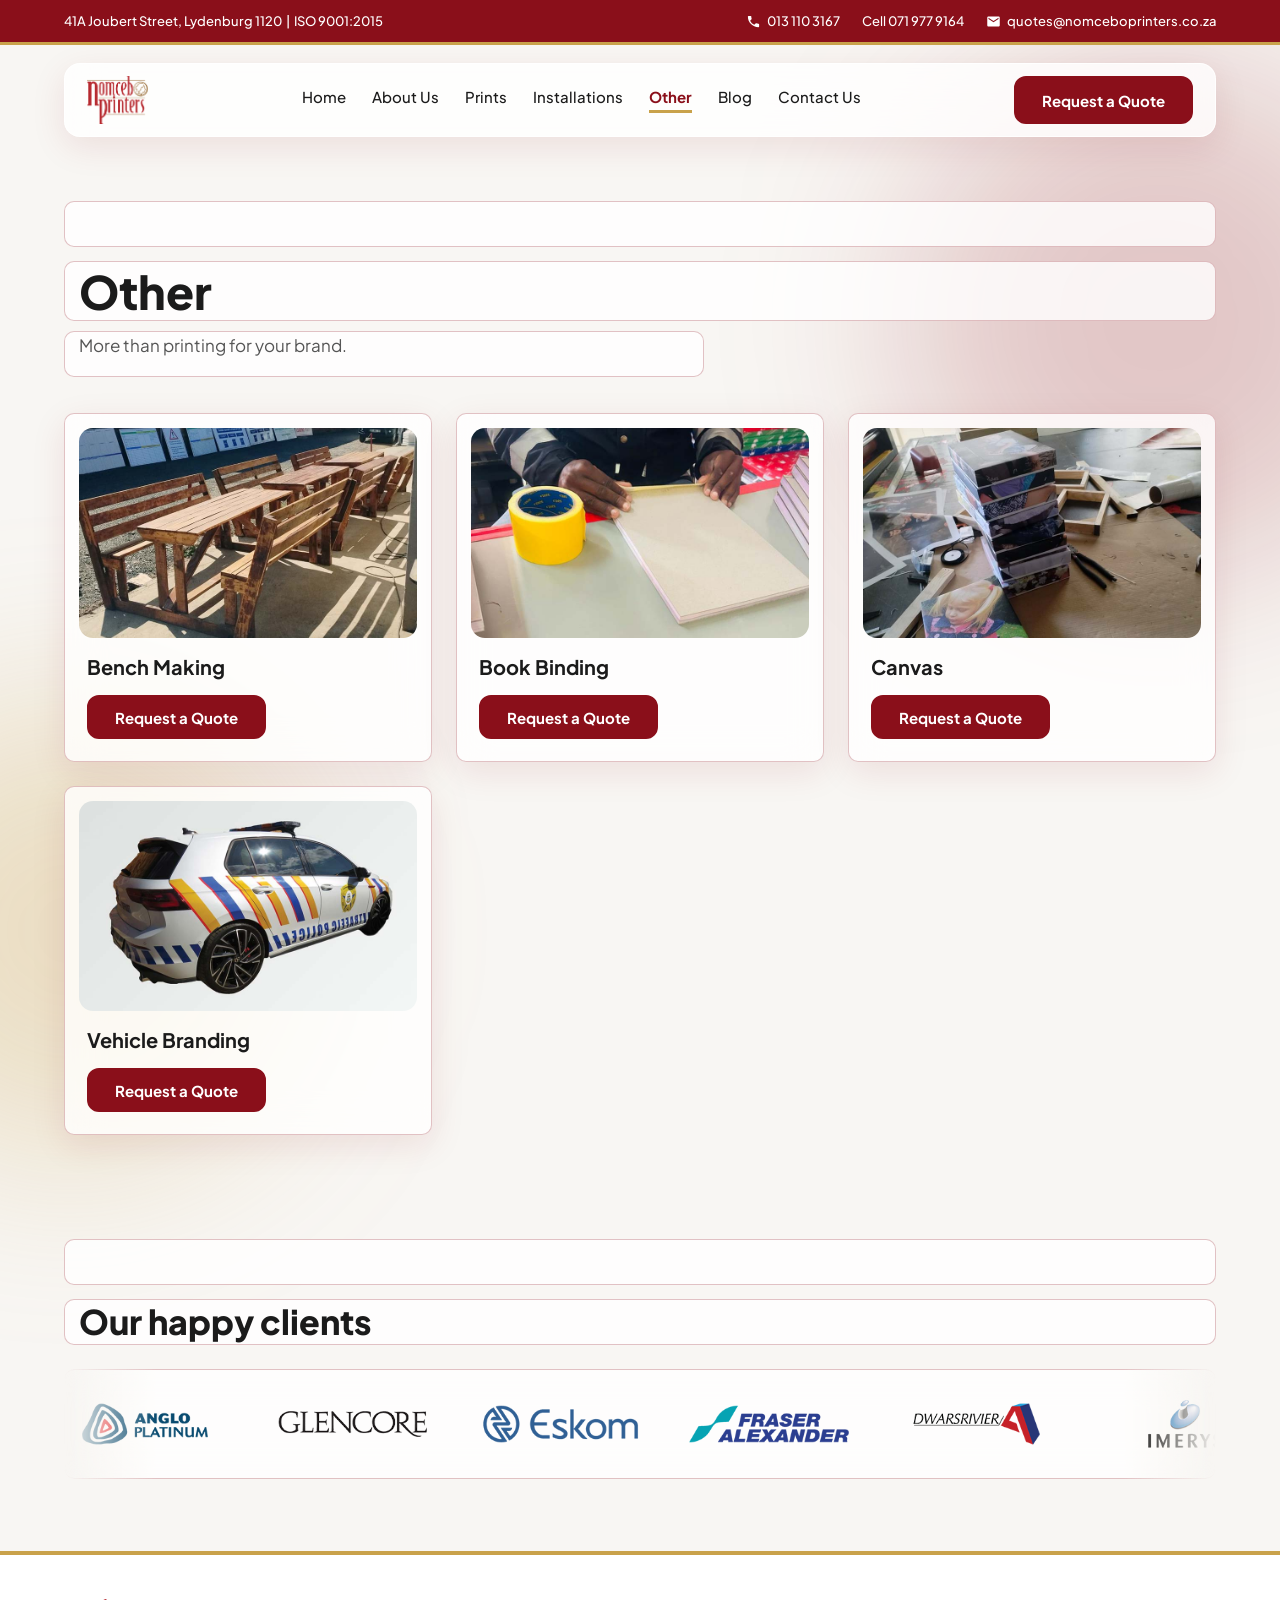
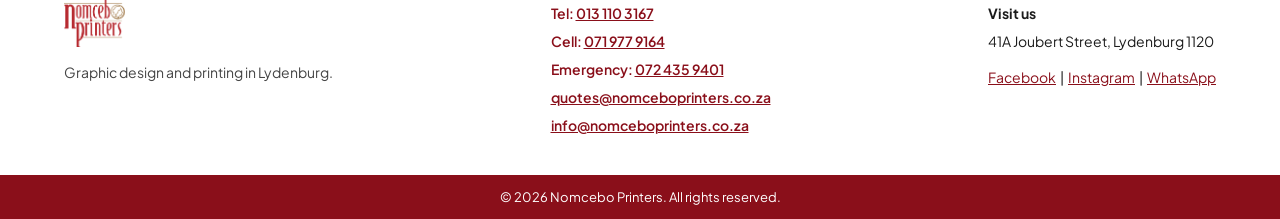
<file: public/other.html>
<!doctype html>
<html lang="en">
<head>
<meta charset="utf-8">
<meta name="viewport" content="width=device-width, initial-scale=1">
<title>Other | Nomcebo Printers</title>
<meta name="description" content="Bench making, book binding, canvas and vehicle branding from Nomcebo Printers.">
<link rel="icon" href="assets/cropped-favicon-270x270.png">
<link rel="preconnect" href="https://fonts.googleapis.com">
<link href="https://fonts.googleapis.com/css2?family=Plus+Jakarta+Sans:wght@400;500;700;800&display=swap" rel="stylesheet">
<link rel="stylesheet" href="style.css">
<script>document.documentElement.classList.add('js')</script>
</head>
<body>
<div id="top" style="position:relative;overflow-x:clip"><div style="position:absolute;top:60px;right:-140px;width:520px;height:520px;border-radius:50%;background:rgba(138,15,26,.20);filter:blur(90px)"></div><div style="position:absolute;top:700px;left:-160px;width:460px;height:460px;border-radius:50%;background:rgba(201,162,75,.28);filter:blur(90px)"></div><div style="position:relative">
<div class="topbar"><div class="wrap tb"><span class="tb-info">41A Joubert Street, Lydenburg 1120 &nbsp;|&nbsp; ISO 9001:2015</span><span class="tb-contact"><a href="tel:0131103167"><svg viewBox="0 0 24 24" aria-hidden="true"><path d="M6.62 10.79c1.44 2.83 3.76 5.14 6.59 6.59l2.2-2.2c.27-.27.67-.36 1.02-.24 1.12.37 2.33.57 3.57.57.55 0 1 .45 1 1V20c0 .55-.45 1-1 1-9.39 0-17-7.61-17-17 0-.55.45-1 1-1h3.5c.55 0 1 .45 1 1 0 1.25.2 2.45.57 3.57.11.35.03.74-.25 1.02l-2.2 2.2z"/></svg>013 110 3167</a><a class="tb-m" href="tel:0719779164">Cell 071 977 9164</a><a href="mailto:quotes@nomceboprinters.co.za"><svg viewBox="0 0 24 24" aria-hidden="true"><path d="M20 4H4c-1.1 0-2 .9-2 2v12c0 1.1.9 2 2 2h16c1.1 0 2-.9 2-2V6c0-1.1-.9-2-2-2zm0 4l-8 5-8-5V6l8 5 8-5v2z"/></svg>quotes@nomceboprinters.co.za</a></span></div><div class="tb-line"></div></div>

<div class="wrap nav" style="padding-top:18px">
<div class="g" style="display:flex;align-items:center;justify-content:space-between;gap:20px;padding:12px 22px;border-radius:16px">
<a href="index.html"><img src="assets/nomceb-logo.png" alt="Nomcebo Printers logo" style="width:170px;height:48px;display:block;object-fit:contain;width:auto"></a>
<input type="checkbox" id="mt" style="position:absolute;opacity:0;width:0;height:0"><label for="mt" class="menu-btn" role="button" aria-label="Menu"><svg viewBox="0 0 24 24" width="30" height="30" fill="none" stroke="currentColor" stroke-width="2.6" stroke-linecap="round" aria-hidden="true"><path d="M4 7h16M4 12h16M4 17h16"/></svg></label><div class="links" style="display:flex;gap:26px;flex-wrap:wrap"><a class="l" href="index.html">Home</a><a class="l" href="about.html">About Us</a><a class="l" href="prints.html">Prints</a><a class="l" href="installations.html">Installations</a><a class="l on" href="other.html" aria-current="page" style="color:#8A0F1A">Other</a><a class="l" href="blog.html">Blog</a><a class="l" href="contact.html">Contact Us</a><a class="btn navbtn" href="contact.html#quote">Request a Quote</a></div><a class="btn navbtn-d" href="contact.html#quote">Request a Quote</a>
</div>
</div>

<div class="wrap" style="padding-top:64px"><div class="strip"></div><h1 style="font-size:46px;font-weight:800;margin-top:14px">Other</h1><p style="margin-top:10px;color:#555;font-size:17px;max-width:640px;line-height:1.6">More than printing for your brand.</p></div><div class="wrap" style="padding-top:36px;padding-bottom:96px"><div class="grid "><div class="g card pc"><img src="assets/Bench-making-img.jpg" alt="Bench Making" loading="lazy"><div class="b"><h3>Bench Making</h3><a class="btn" href="contact.html#quote">Request a Quote</a></div></div><div class="g card pc"><img src="assets/Book-binding-img.jpg" alt="Book Binding" loading="lazy"><div class="b"><h3>Book Binding</h3><a class="btn" href="contact.html#quote">Request a Quote</a></div></div><div class="g card pc"><img src="assets/canvas-img.jpg" alt="Canvas" loading="lazy"><div class="b"><h3>Canvas</h3><a class="btn" href="contact.html#quote">Request a Quote</a></div></div><div class="g card pc"><img src="assets/Vehicle-Branding-2-img.jpg" alt="Vehicle Branding" loading="lazy"><div class="b"><h3>Vehicle Branding</h3><a class="btn" href="contact.html#quote">Request a Quote</a></div></div></div></div>
<div class="wrap" style="padding-top:8px;padding-bottom:72px"><div class="strip"></div><h2 style="font-size:34px;font-weight:800;margin-top:14px">Our happy clients</h2><div class="g belt" style="margin-top:24px;padding:22px 0"><div class="tr"><img src="assets/footer-icons1.png" alt="Client logo 1" loading="lazy"><img src="assets/footer-icons02.png" alt="Client logo 2" loading="lazy"><img src="assets/footer-icons03.png" alt="Client logo 3" loading="lazy"><img src="assets/footer-icons04.png" alt="Client logo 4" loading="lazy"><img src="assets/footer-icons05.png" alt="Client logo 5" loading="lazy"><img src="assets/footer-icons06.png" alt="Client logo 6" loading="lazy"><img src="assets/footer-icons07.png" alt="Client logo 7" loading="lazy"><img src="assets/footer-icons08.png" alt="Client logo 8" loading="lazy"><img src="assets/footer-icons09.png" alt="Client logo 9" loading="lazy"><img src="assets/footer-icons10.png" alt="Client logo 10" loading="lazy"><img src="assets/footer-icons11.png" alt="Client logo 11" loading="lazy"><img src="assets/footer-icons12.png" alt="Client logo 12" loading="lazy"><img src="assets/footer-icons13.png" alt="Client logo 13" loading="lazy"><img src="assets/footer-icons14.png" alt="Client logo 14" loading="lazy"><img src="assets/footer-icons15.png" alt="Client logo 15" loading="lazy"><img src="assets/footer-icons1.png" alt="" aria-hidden="true" loading="lazy"><img src="assets/footer-icons02.png" alt="" aria-hidden="true" loading="lazy"><img src="assets/footer-icons03.png" alt="" aria-hidden="true" loading="lazy"><img src="assets/footer-icons04.png" alt="" aria-hidden="true" loading="lazy"><img src="assets/footer-icons05.png" alt="" aria-hidden="true" loading="lazy"><img src="assets/footer-icons06.png" alt="" aria-hidden="true" loading="lazy"><img src="assets/footer-icons07.png" alt="" aria-hidden="true" loading="lazy"><img src="assets/footer-icons08.png" alt="" aria-hidden="true" loading="lazy"><img src="assets/footer-icons09.png" alt="" aria-hidden="true" loading="lazy"><img src="assets/footer-icons10.png" alt="" aria-hidden="true" loading="lazy"><img src="assets/footer-icons11.png" alt="" aria-hidden="true" loading="lazy"><img src="assets/footer-icons12.png" alt="" aria-hidden="true" loading="lazy"><img src="assets/footer-icons13.png" alt="" aria-hidden="true" loading="lazy"><img src="assets/footer-icons14.png" alt="" aria-hidden="true" loading="lazy"><img src="assets/footer-icons15.png" alt="" aria-hidden="true" loading="lazy"></div></div></div>
<div style="background:#fff;border-top:4px solid #C9A24B">
<div class="wrap" style="padding-top:44px;padding-bottom:36px;display:flex;flex-wrap:wrap;gap:36px;justify-content:space-between">
<div style="max-width:300px"><img src="assets/nomceb-logo.png" alt="Nomcebo Printers logo" style="width:170px;height:48px;display:block;object-fit:contain;width:auto"><p style="margin-top:14px;font-size:14px;line-height:1.6;color:#444">Graphic design and printing in Lydenburg.</p></div>
<div style="font-size:14px;line-height:2;color:#8A0F1A;font-weight:600">
<div>Tel: <a href="tel:0131103167">013 110 3167</a></div><div>Cell: <a href="tel:0719779164">071 977 9164</a></div><div>Emergency: <a href="tel:0724359401">072 435 9401</a></div><div><a href="mailto:quotes@nomceboprinters.co.za">quotes@nomceboprinters.co.za</a></div><div><a href="mailto:info@nomceboprinters.co.za">info@nomceboprinters.co.za</a></div>
</div>
<div style="font-size:14px;line-height:2"><div style="font-weight:700">Visit us</div><div>41A Joubert Street, Lydenburg 1120</div><div style="margin-top:8px"><a href="https://www.facebook.com/NomceboPrintersOfficial" target="_blank" rel="noopener">Facebook</a> &nbsp;|&nbsp; <a href="https://www.instagram.com/nomceboprinters/" target="_blank" rel="noopener">Instagram</a> &nbsp;|&nbsp; <a href="https://wa.me/27719779164" target="_blank" rel="noopener">WhatsApp</a></div></div>
</div>
<div style="background:#8A0F1A;color:#fff;text-align:center;font-size:13px;padding:14px">&copy; 2026 Nomcebo Printers. All rights reserved.</div>
</div>
</div></div>
<script>
(function(){var p=new URLSearchParams(location.search),m=document.getElementById('msg');if(!m)return;
if(p.has('sent')){m.textContent='Thank you! We will quote within 24 hours.';m.style.color='#1B5E20';m.style.display='block';}
else if(p.has('error')){m.textContent='Sorry, something went wrong. Please call 013 110 3167.';m.style.color='#8A0F1A';m.style.display='block';}})();
</script>
<script src="site.js" defer></script>
</body>
</html>
</file>
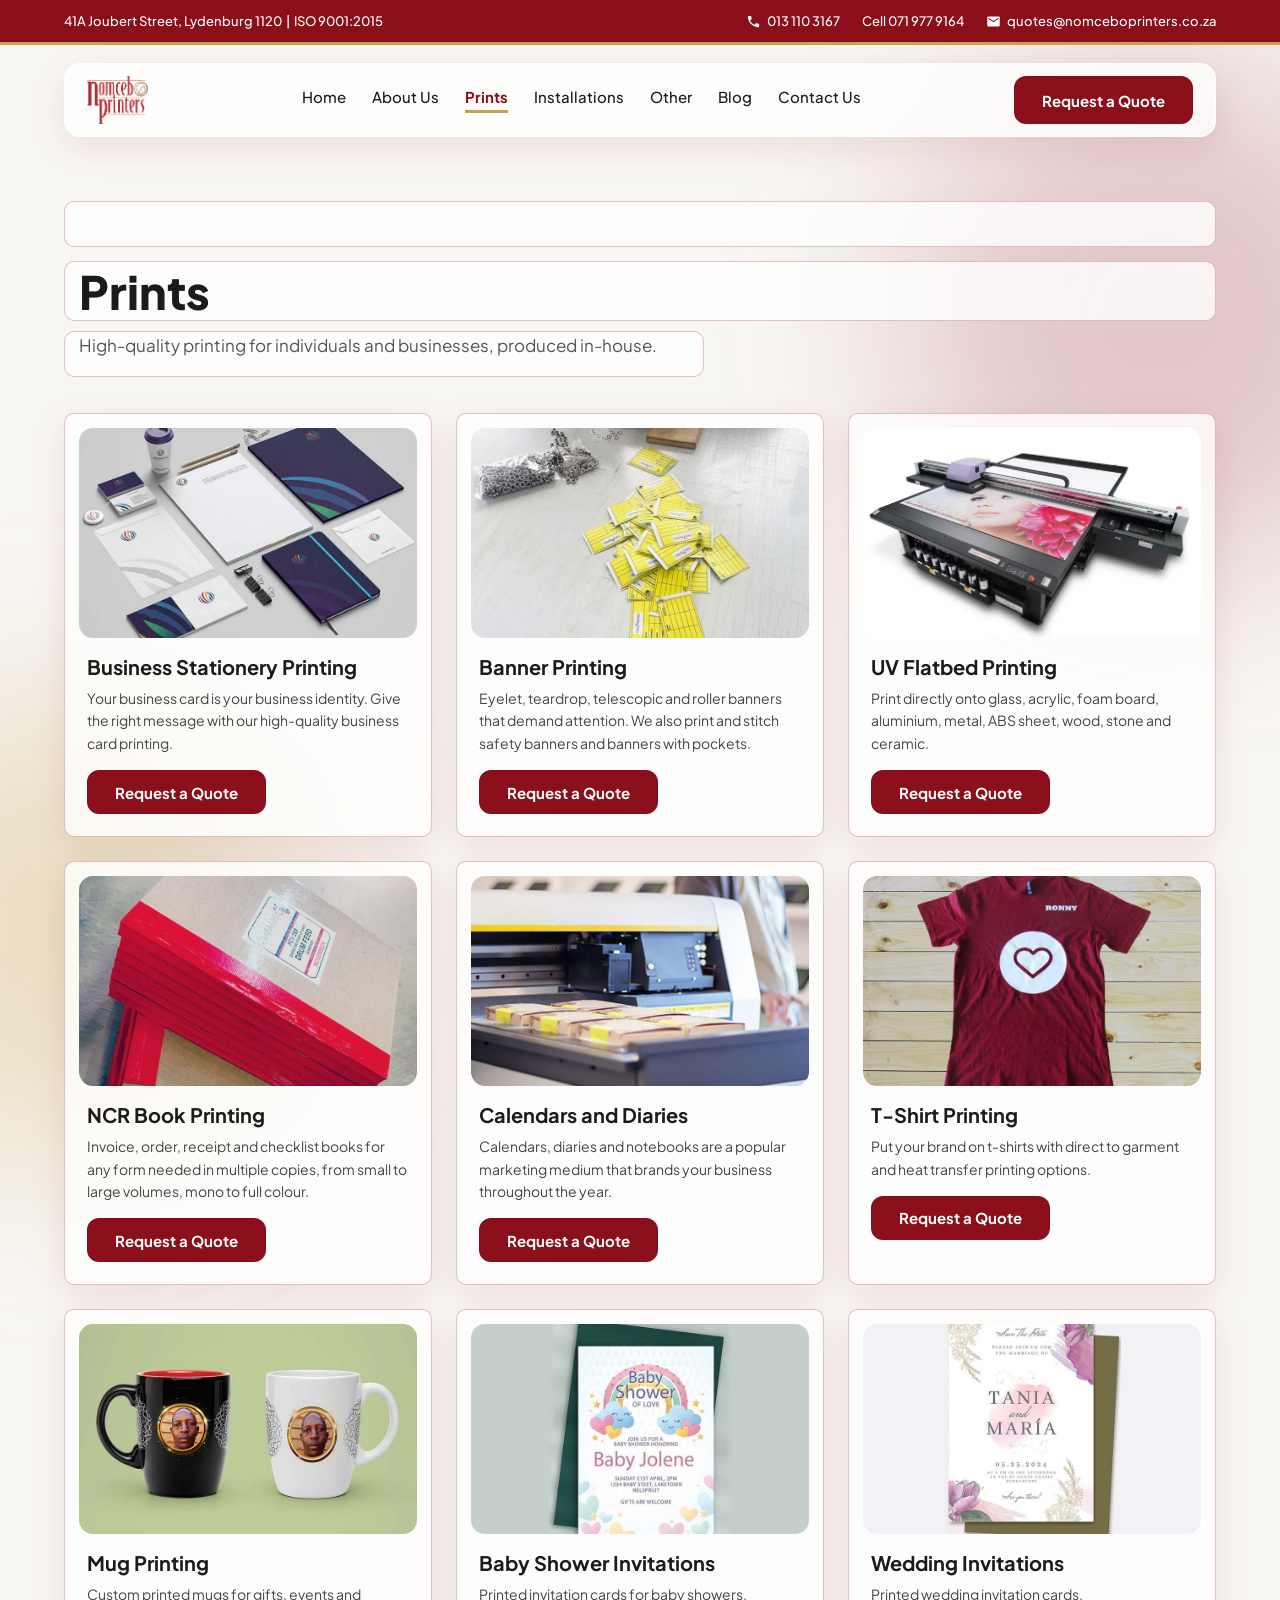
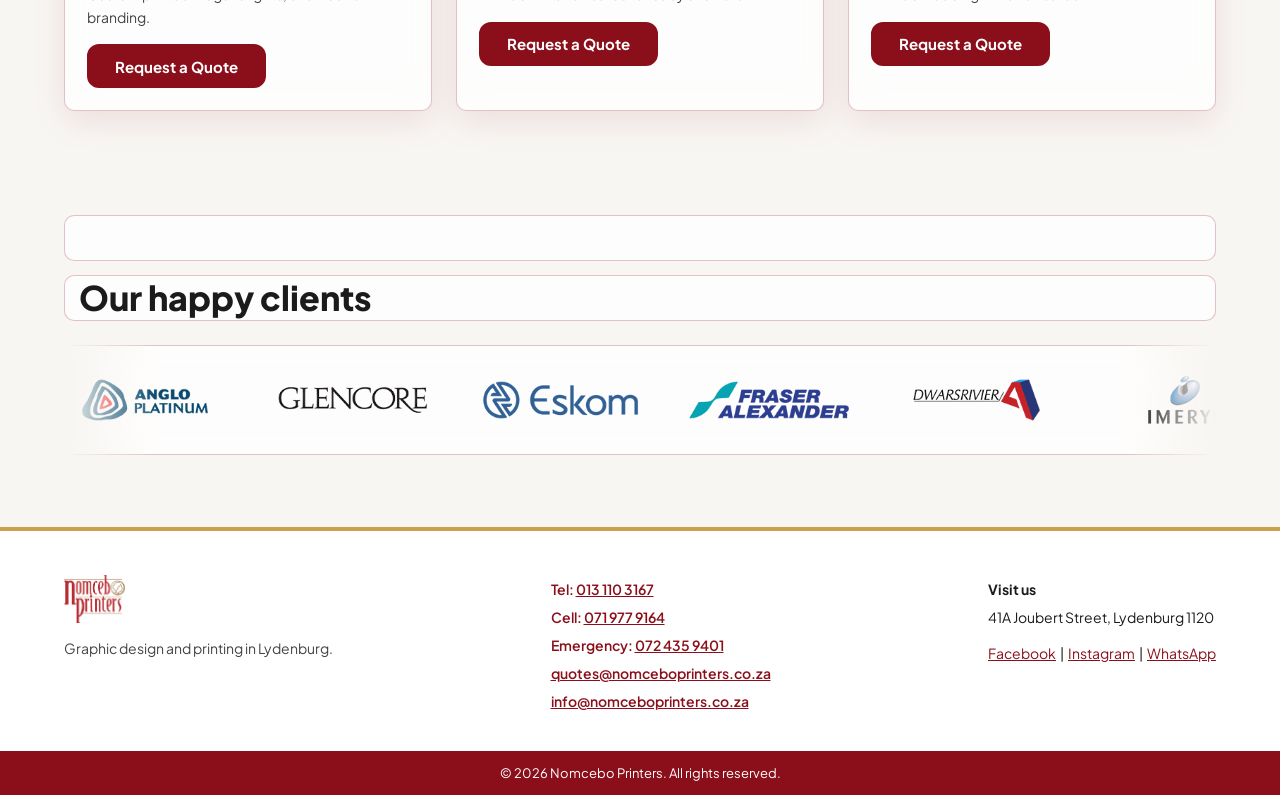
<file: public/prints.html>
<!doctype html>
<html lang="en">
<head>
<meta charset="utf-8">
<meta name="viewport" content="width=device-width, initial-scale=1">
<title>Prints | Nomcebo Printers</title>
<meta name="description" content="Business stationery, banners, UV flatbed, NCR books, calendars, t-shirts, mugs and invitations printed in Lydenburg.">
<link rel="icon" href="assets/cropped-favicon-270x270.png">
<link rel="preconnect" href="https://fonts.googleapis.com">
<link href="https://fonts.googleapis.com/css2?family=Plus+Jakarta+Sans:wght@400;500;700;800&display=swap" rel="stylesheet">
<link rel="stylesheet" href="style.css">
<script>document.documentElement.classList.add('js')</script>
</head>
<body>
<div id="top" style="position:relative;overflow-x:clip"><div style="position:absolute;top:60px;right:-140px;width:520px;height:520px;border-radius:50%;background:rgba(138,15,26,.20);filter:blur(90px)"></div><div style="position:absolute;top:700px;left:-160px;width:460px;height:460px;border-radius:50%;background:rgba(201,162,75,.28);filter:blur(90px)"></div><div style="position:relative">
<div class="topbar"><div class="wrap tb"><span class="tb-info">41A Joubert Street, Lydenburg 1120 &nbsp;|&nbsp; ISO 9001:2015</span><span class="tb-contact"><a href="tel:0131103167"><svg viewBox="0 0 24 24" aria-hidden="true"><path d="M6.62 10.79c1.44 2.83 3.76 5.14 6.59 6.59l2.2-2.2c.27-.27.67-.36 1.02-.24 1.12.37 2.33.57 3.57.57.55 0 1 .45 1 1V20c0 .55-.45 1-1 1-9.39 0-17-7.61-17-17 0-.55.45-1 1-1h3.5c.55 0 1 .45 1 1 0 1.25.2 2.45.57 3.57.11.35.03.74-.25 1.02l-2.2 2.2z"/></svg>013 110 3167</a><a class="tb-m" href="tel:0719779164">Cell 071 977 9164</a><a href="mailto:quotes@nomceboprinters.co.za"><svg viewBox="0 0 24 24" aria-hidden="true"><path d="M20 4H4c-1.1 0-2 .9-2 2v12c0 1.1.9 2 2 2h16c1.1 0 2-.9 2-2V6c0-1.1-.9-2-2-2zm0 4l-8 5-8-5V6l8 5 8-5v2z"/></svg>quotes@nomceboprinters.co.za</a></span></div><div class="tb-line"></div></div>

<div class="wrap nav" style="padding-top:18px">
<div class="g" style="display:flex;align-items:center;justify-content:space-between;gap:20px;padding:12px 22px;border-radius:16px">
<a href="index.html"><img src="assets/nomceb-logo.png" alt="Nomcebo Printers logo" style="width:170px;height:48px;display:block;object-fit:contain;width:auto"></a>
<input type="checkbox" id="mt" style="position:absolute;opacity:0;width:0;height:0"><label for="mt" class="menu-btn" role="button" aria-label="Menu"><svg viewBox="0 0 24 24" width="30" height="30" fill="none" stroke="currentColor" stroke-width="2.6" stroke-linecap="round" aria-hidden="true"><path d="M4 7h16M4 12h16M4 17h16"/></svg></label><div class="links" style="display:flex;gap:26px;flex-wrap:wrap"><a class="l" href="index.html">Home</a><a class="l" href="about.html">About Us</a><a class="l on" href="prints.html" aria-current="page" style="color:#8A0F1A">Prints</a><a class="l" href="installations.html">Installations</a><a class="l" href="other.html">Other</a><a class="l" href="blog.html">Blog</a><a class="l" href="contact.html">Contact Us</a><a class="btn navbtn" href="contact.html#quote">Request a Quote</a></div><a class="btn navbtn-d" href="contact.html#quote">Request a Quote</a>
</div>
</div>

<div class="wrap" style="padding-top:64px"><div class="strip"></div><h1 style="font-size:46px;font-weight:800;margin-top:14px">Prints</h1><p style="margin-top:10px;color:#555;font-size:17px;max-width:640px;line-height:1.6">High-quality printing for individuals and businesses, produced in-house.</p></div><div class="wrap" style="padding-top:36px;padding-bottom:96px"><div class="grid "><div class="g card pc"><img src="assets/Business-Stationary-img.jpg" alt="Business Stationery Printing" loading="lazy"><div class="b"><h3>Business Stationery Printing</h3><p>Your business card is your business identity. Give the right message with our high-quality business card printing.</p><a class="btn" href="contact.html#quote">Request a Quote</a></div></div><div class="g card pc"><img src="assets/Banner-Printing-img.jpg" alt="Banner Printing" loading="lazy"><div class="b"><h3>Banner Printing</h3><p>Eyelet, teardrop, telescopic and roller banners that demand attention. We also print and stitch safety banners and banners with pockets.</p><a class="btn" href="contact.html#quote">Request a Quote</a></div></div><div class="g card pc"><img src="assets/Flatbed-printer.jpg" alt="UV Flatbed Printing" loading="lazy"><div class="b"><h3>UV Flatbed Printing</h3><p>Print directly onto glass, acrylic, foam board, aluminium, metal, ABS sheet, wood, stone and ceramic.</p><a class="btn" href="contact.html#quote">Request a Quote</a></div></div><div class="g card pc"><img src="assets/ncr-Printing-img.jpg" alt="NCR Book Printing" loading="lazy"><div class="b"><h3>NCR Book Printing</h3><p>Invoice, order, receipt and checklist books for any form needed in multiple copies, from small to large volumes, mono to full colour.</p><a class="btn" href="contact.html#quote">Request a Quote</a></div></div><div class="g card pc"><img src="assets/blocks-img02.jpg" alt="Calendars and Diaries" loading="lazy"><div class="b"><h3>Calendars and Diaries</h3><p>Calendars, diaries and notebooks are a popular marketing medium that brands your business throughout the year.</p><a class="btn" href="contact.html#quote">Request a Quote</a></div></div><div class="g card pc"><img src="assets/t-shirt-Printing-img.jpg" alt="T-Shirt Printing" loading="lazy"><div class="b"><h3>T-Shirt Printing</h3><p>Put your brand on t-shirts with direct to garment and heat transfer printing options.</p><a class="btn" href="contact.html#quote">Request a Quote</a></div></div><div class="g card pc"><img src="assets/mug-printing-img-2.jpg" alt="Mug Printing" loading="lazy"><div class="b"><h3>Mug Printing</h3><p>Custom printed mugs for gifts, events and branding.</p><a class="btn" href="contact.html#quote">Request a Quote</a></div></div><div class="g card pc"><img src="assets/baby-shower-invitation-cards-img-2.jpg" alt="Baby Shower Invitations" loading="lazy"><div class="b"><h3>Baby Shower Invitations</h3><p>Printed invitation cards for baby showers.</p><a class="btn" href="contact.html#quote">Request a Quote</a></div></div><div class="g card pc"><img src="assets/wedding-invitation-img-2.jpg" alt="Wedding Invitations" loading="lazy"><div class="b"><h3>Wedding Invitations</h3><p>Printed wedding invitation cards.</p><a class="btn" href="contact.html#quote">Request a Quote</a></div></div></div></div>
<div class="wrap" style="padding-top:8px;padding-bottom:72px"><div class="strip"></div><h2 style="font-size:34px;font-weight:800;margin-top:14px">Our happy clients</h2><div class="g belt" style="margin-top:24px;padding:22px 0"><div class="tr"><img src="assets/footer-icons1.png" alt="Client logo 1" loading="lazy"><img src="assets/footer-icons02.png" alt="Client logo 2" loading="lazy"><img src="assets/footer-icons03.png" alt="Client logo 3" loading="lazy"><img src="assets/footer-icons04.png" alt="Client logo 4" loading="lazy"><img src="assets/footer-icons05.png" alt="Client logo 5" loading="lazy"><img src="assets/footer-icons06.png" alt="Client logo 6" loading="lazy"><img src="assets/footer-icons07.png" alt="Client logo 7" loading="lazy"><img src="assets/footer-icons08.png" alt="Client logo 8" loading="lazy"><img src="assets/footer-icons09.png" alt="Client logo 9" loading="lazy"><img src="assets/footer-icons10.png" alt="Client logo 10" loading="lazy"><img src="assets/footer-icons11.png" alt="Client logo 11" loading="lazy"><img src="assets/footer-icons12.png" alt="Client logo 12" loading="lazy"><img src="assets/footer-icons13.png" alt="Client logo 13" loading="lazy"><img src="assets/footer-icons14.png" alt="Client logo 14" loading="lazy"><img src="assets/footer-icons15.png" alt="Client logo 15" loading="lazy"><img src="assets/footer-icons1.png" alt="" aria-hidden="true" loading="lazy"><img src="assets/footer-icons02.png" alt="" aria-hidden="true" loading="lazy"><img src="assets/footer-icons03.png" alt="" aria-hidden="true" loading="lazy"><img src="assets/footer-icons04.png" alt="" aria-hidden="true" loading="lazy"><img src="assets/footer-icons05.png" alt="" aria-hidden="true" loading="lazy"><img src="assets/footer-icons06.png" alt="" aria-hidden="true" loading="lazy"><img src="assets/footer-icons07.png" alt="" aria-hidden="true" loading="lazy"><img src="assets/footer-icons08.png" alt="" aria-hidden="true" loading="lazy"><img src="assets/footer-icons09.png" alt="" aria-hidden="true" loading="lazy"><img src="assets/footer-icons10.png" alt="" aria-hidden="true" loading="lazy"><img src="assets/footer-icons11.png" alt="" aria-hidden="true" loading="lazy"><img src="assets/footer-icons12.png" alt="" aria-hidden="true" loading="lazy"><img src="assets/footer-icons13.png" alt="" aria-hidden="true" loading="lazy"><img src="assets/footer-icons14.png" alt="" aria-hidden="true" loading="lazy"><img src="assets/footer-icons15.png" alt="" aria-hidden="true" loading="lazy"></div></div></div>
<div style="background:#fff;border-top:4px solid #C9A24B">
<div class="wrap" style="padding-top:44px;padding-bottom:36px;display:flex;flex-wrap:wrap;gap:36px;justify-content:space-between">
<div style="max-width:300px"><img src="assets/nomceb-logo.png" alt="Nomcebo Printers logo" style="width:170px;height:48px;display:block;object-fit:contain;width:auto"><p style="margin-top:14px;font-size:14px;line-height:1.6;color:#444">Graphic design and printing in Lydenburg.</p></div>
<div style="font-size:14px;line-height:2;color:#8A0F1A;font-weight:600">
<div>Tel: <a href="tel:0131103167">013 110 3167</a></div><div>Cell: <a href="tel:0719779164">071 977 9164</a></div><div>Emergency: <a href="tel:0724359401">072 435 9401</a></div><div><a href="mailto:quotes@nomceboprinters.co.za">quotes@nomceboprinters.co.za</a></div><div><a href="mailto:info@nomceboprinters.co.za">info@nomceboprinters.co.za</a></div>
</div>
<div style="font-size:14px;line-height:2"><div style="font-weight:700">Visit us</div><div>41A Joubert Street, Lydenburg 1120</div><div style="margin-top:8px"><a href="https://www.facebook.com/NomceboPrintersOfficial" target="_blank" rel="noopener">Facebook</a> &nbsp;|&nbsp; <a href="https://www.instagram.com/nomceboprinters/" target="_blank" rel="noopener">Instagram</a> &nbsp;|&nbsp; <a href="https://wa.me/27719779164" target="_blank" rel="noopener">WhatsApp</a></div></div>
</div>
<div style="background:#8A0F1A;color:#fff;text-align:center;font-size:13px;padding:14px">&copy; 2026 Nomcebo Printers. All rights reserved.</div>
</div>
</div></div>
<script>
(function(){var p=new URLSearchParams(location.search),m=document.getElementById('msg');if(!m)return;
if(p.has('sent')){m.textContent='Thank you! We will quote within 24 hours.';m.style.color='#1B5E20';m.style.display='block';}
else if(p.has('error')){m.textContent='Sorry, something went wrong. Please call 013 110 3167.';m.style.color='#8A0F1A';m.style.display='block';}})();
</script>
<script src="site.js" defer></script>
</body>
</html>
</file>
<file: public/style.css>
body{margin:0;font-family:'Plus Jakarta Sans',Arial,sans-serif;color:#1B1B1B;background:#F8F6F3}
a{color:#8A0F1A}a:hover{color:#6E0B14}
.wrap{max-width:1200px;margin:0 auto;padding:0 24px;box-sizing:border-box}
.g{background:rgba(255,255,255,.58);backdrop-filter:blur(18px) saturate(140%);-webkit-backdrop-filter:blur(18px) saturate(140%);border:1px solid rgba(255,255,255,.85);box-shadow:0 10px 34px rgba(138,15,26,.10);border-radius:20px}
.btn{display:inline-flex;align-items:center;justify-content:center;min-height:48px;padding:0 26px;box-sizing:border-box;background:#8A0F1A;color:#fff;border-radius:12px;font-weight:700;text-decoration:none;border:2px solid #8A0F1A;font-size:15px;cursor:pointer;font-family:inherit}
.btn:hover{background:#6E0B14;color:#fff}
.btn2{background:transparent;color:#8A0F1A}.btn2:hover{background:#8A0F1A;color:#fff}
.ph{display:flex;align-items:center;justify-content:center;text-align:center;border:2px dashed #B98A8F;background:rgba(138,15,26,.05);color:#5A3A3E;font-size:12px;font-weight:700;padding:8px;box-sizing:border-box;border-radius:14px}
.strip{height:4px;width:56px;background:#C9A24B;border-radius:2px}
.grid{display:grid;grid-template-columns:repeat(auto-fit,minmax(300px,1fr));gap:24px}
.nav a.l{color:#1B1B1B;text-decoration:none;font-weight:500;font-size:15px}.nav a.l:hover{color:#8A0F1A}
.card{transition:transform .2s}.card:hover{transform:translateY(-4px)}
.in{width:100%;min-height:46px;box-sizing:border-box;border-radius:10px;border:1px solid rgba(138,15,26,.25);background:rgba(255,255,255,.8);padding:0 14px;font:inherit;font-size:15px}
h1,h2,h3,p{margin:0}
@media(max-width:860px){.nav .links{display:none}.hero{flex-direction:column}}
.nav a.l.on{color:#8A0F1A;font-weight:700;border-bottom:3px solid #C9A24B;padding-bottom:4px}
.menu-btn{display:none;align-items:center;min-height:44px;padding:0 16px;border:2px solid #8A0F1A;border-radius:12px;color:#8A0F1A;font-weight:700;cursor:pointer}
.pc{padding:14px}.pc img{display:block;width:100%;height:210px;object-fit:cover;border-radius:14px;background:rgba(138,15,26,.05)}
.pc .b{padding:16px 8px 8px}.pc h3{font-size:20px;font-weight:700}.pc p{margin-top:8px;font-size:14px;line-height:1.6;color:#444}.pc .btn{margin-top:16px;min-height:44px}
.pc .d{font-size:13px;color:#8A0F1A;font-weight:700;margin-top:6px}
.team img{height:260px}
@media(max-width:1000px){.hero{flex-direction:column}.nav .g{flex-wrap:wrap}.menu-btn{display:inline-flex}.nav .links{display:none!important;width:100%;flex-direction:column;gap:14px!important;order:5}#mt:checked ~ .links{display:flex!important}}


.belt{overflow:hidden;-webkit-mask-image:linear-gradient(90deg,transparent,#000 8%,#000 92%,transparent);mask-image:linear-gradient(90deg,transparent,#000 8%,#000 92%,transparent)}
.belt .tr{display:flex;align-items:center;width:max-content;animation:belt 45s linear infinite}
.belt:hover .tr{animation-play-state:paused}
.belt img{height:64px;width:auto;max-width:160px;object-fit:contain;flex:none;margin-right:48px}
@keyframes belt{to{transform:translateX(-50%)}}
@media(prefers-reduced-motion:reduce){.belt .tr{animation-duration:120s}}

html{scroll-behavior:smooth;scroll-padding-top:100px}
.js .reveal{opacity:0;transform:translateY(34px);transition:opacity .8s ease var(--d,0s),transform .8s cubic-bezier(.2,.7,.2,1) var(--d,0s)}
.js .reveal.from-left{transform:translateX(-60px)}
.js .reveal.from-right{transform:translateX(60px)}
.js .reveal.in{opacity:1;transform:none}
@media(prefers-reduced-motion:reduce){.js .reveal{transform:translateY(14px)}.js .reveal.from-left{transform:translateX(-24px)}.js .reveal.from-right{transform:translateX(24px)}.js .reveal.in{transform:none}}
.show{position:relative;height:300px;border-radius:20px;overflow:hidden;background:rgba(138,15,26,.06);box-shadow:0 10px 34px rgba(138,15,26,.12)}
.show img{position:absolute;inset:0;width:100%;height:100%;object-fit:cover;display:block}
.js .show img{opacity:0;z-index:0;transition:opacity 1.4s ease}
.js .show img.prev{opacity:1;z-index:1}
.js .show img.on{opacity:1;z-index:2}
.show .cap{position:absolute;left:14px;bottom:14px;z-index:5;padding:8px 16px;border-radius:999px;font-size:13px;font-weight:700;color:#1B1B1B;background:rgba(255,255,255,.72);backdrop-filter:blur(10px);-webkit-backdrop-filter:blur(10px);border:1px solid rgba(255,255,255,.85);border-left:4px solid #C9A24B;opacity:0;transition:opacity .5s ease}
.show .cap.on{opacity:1}

.nav{position:sticky;top:-8px;z-index:50}
.nav .g{background:rgba(255,255,255,.82)}
/* ---- mobile fixes ---- */
.topbar{background:#8A0F1A;color:#fff;font-size:13px;font-weight:500}
.topbar a,.topbar a:hover{color:#fff;text-decoration:none}
.topbar a:hover{text-decoration:underline}
.tb{display:flex;flex-wrap:wrap;gap:6px 28px;justify-content:space-between;align-items:center;min-height:42px;padding:6px 24px}
.tb-contact{display:flex;flex-wrap:wrap;gap:6px 22px;align-items:center}
.tb svg{width:15px;height:15px;fill:currentColor;vertical-align:-3px;margin-right:6px}
.tb-line{height:3px;background:#C9A24B}
.menu-btn{padding:0;width:48px;min-height:48px;justify-content:center;border:0;color:#8A0F1A}
.navbtn{display:none}
.grid{grid-template-columns:repeat(auto-fit,minmax(min(300px,100%),1fr))}
.grid > form{min-width:0!important}
@media(max-width:1000px){
.nav .g > .navbtn-d{display:none}
.nav .links .navbtn{display:inline-flex;width:100%;box-sizing:border-box}
.tb-info,.tb-m{display:none}
.tb{justify-content:center;padding:6px 10px;font-size:12.5px}
.tb-contact{justify-content:center;gap:6px 14px}
}
@media(max-width:700px){
.qband{flex-direction:column;align-items:stretch!important;padding:24px!important;gap:24px!important}
.qband > *{flex:none!important;width:100%;min-width:0!important;box-sizing:border-box}
}
</file>
